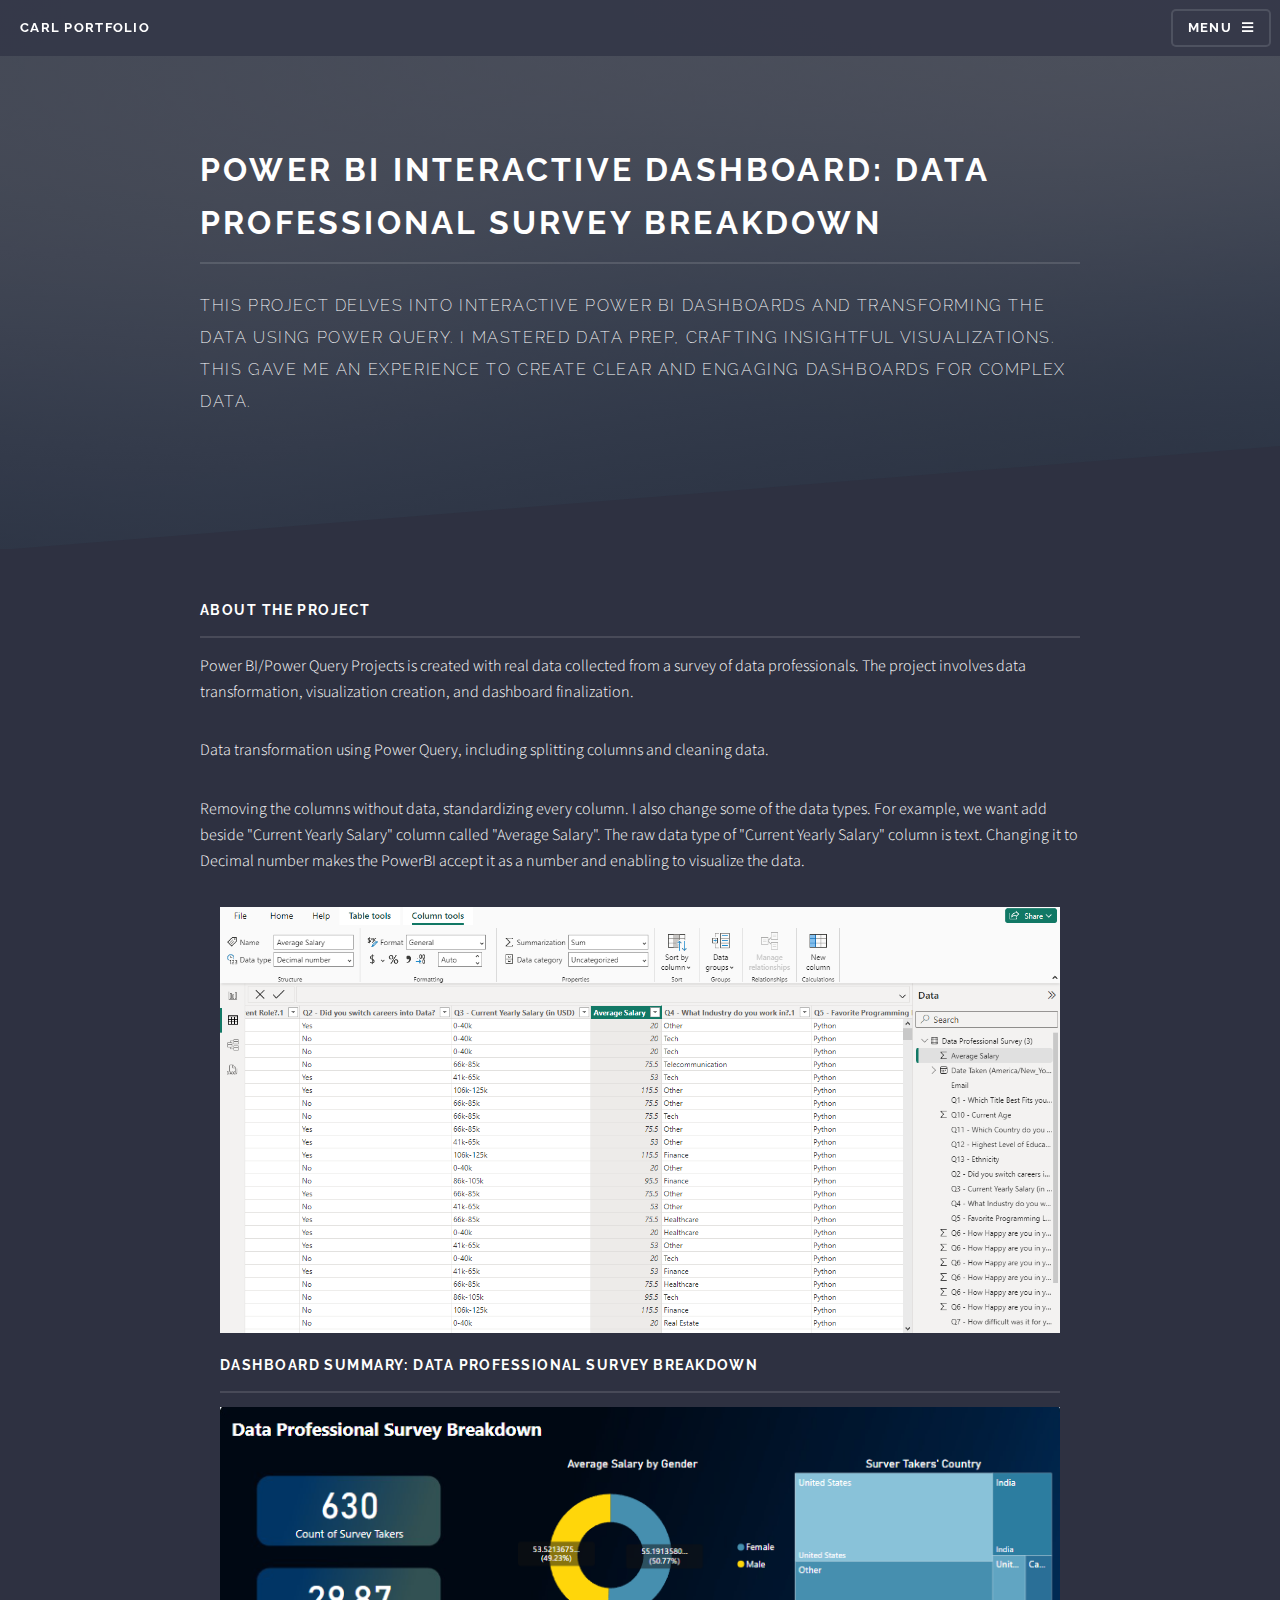
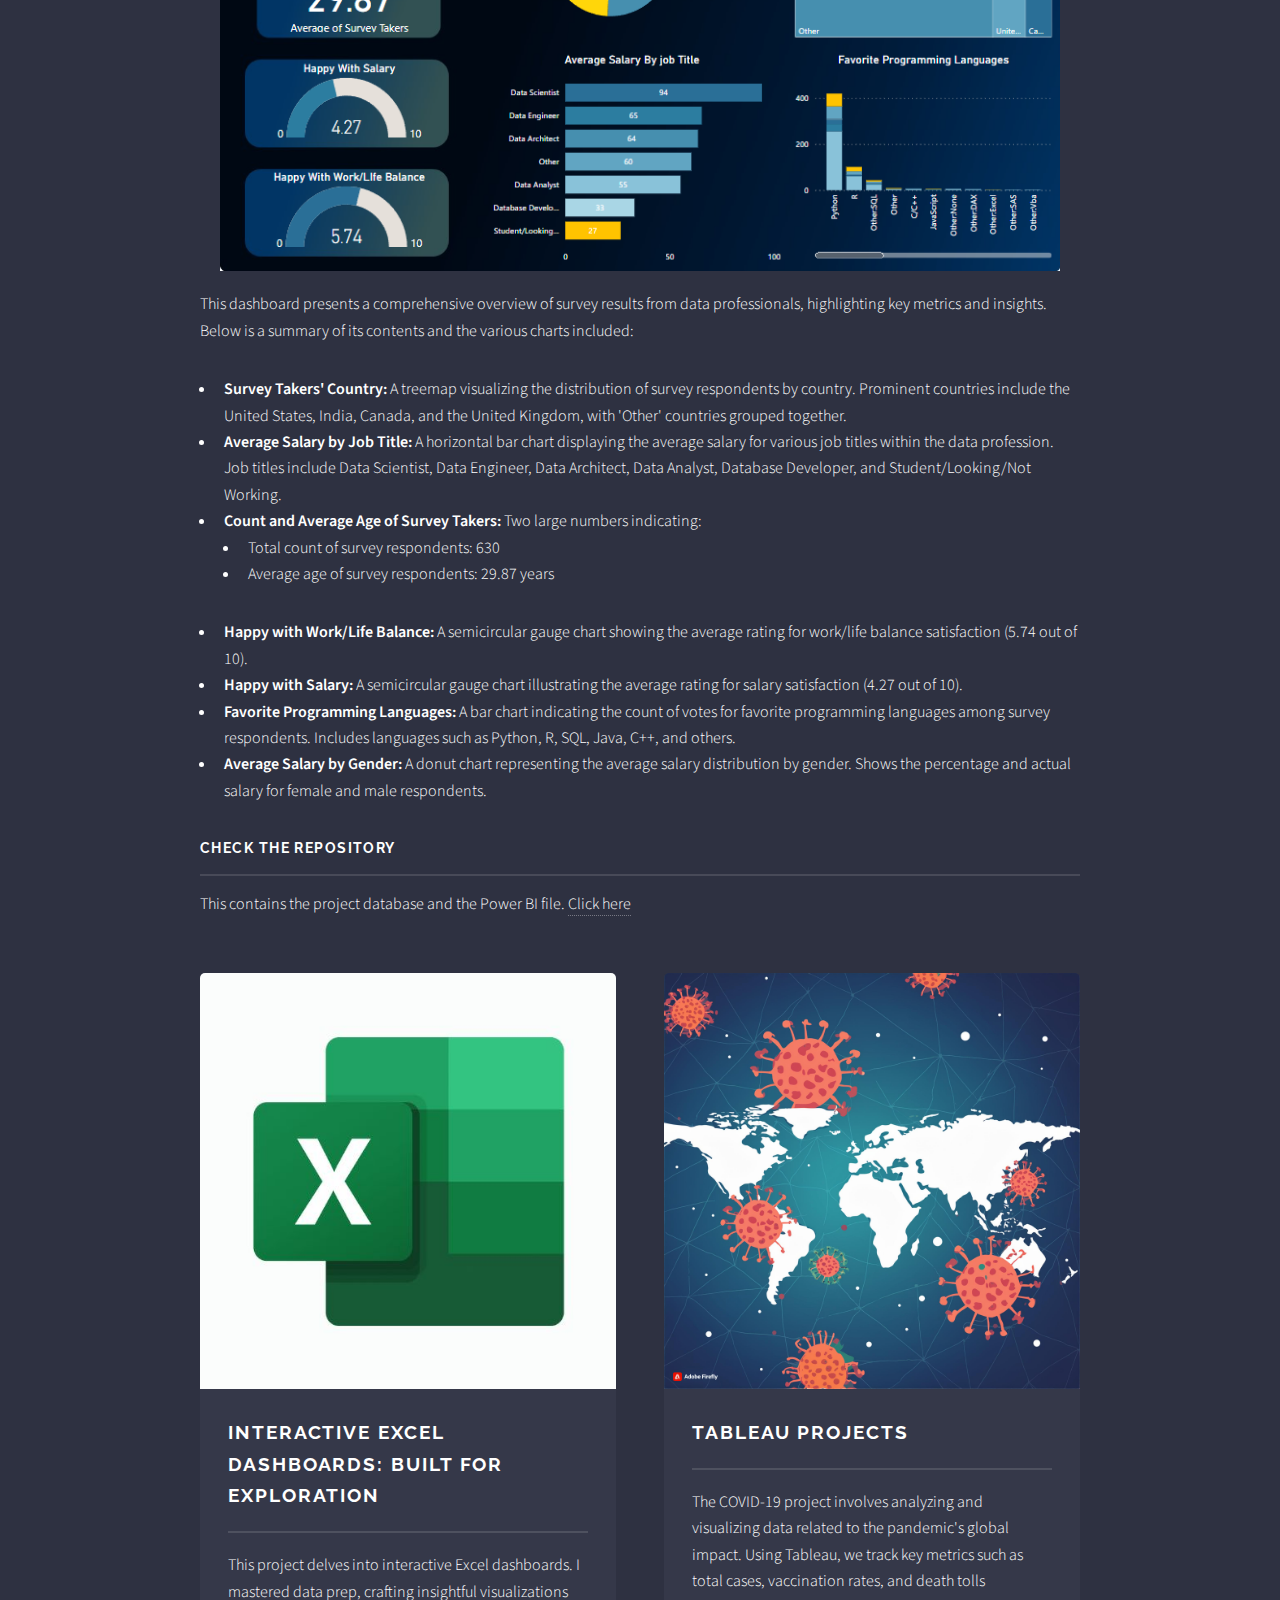
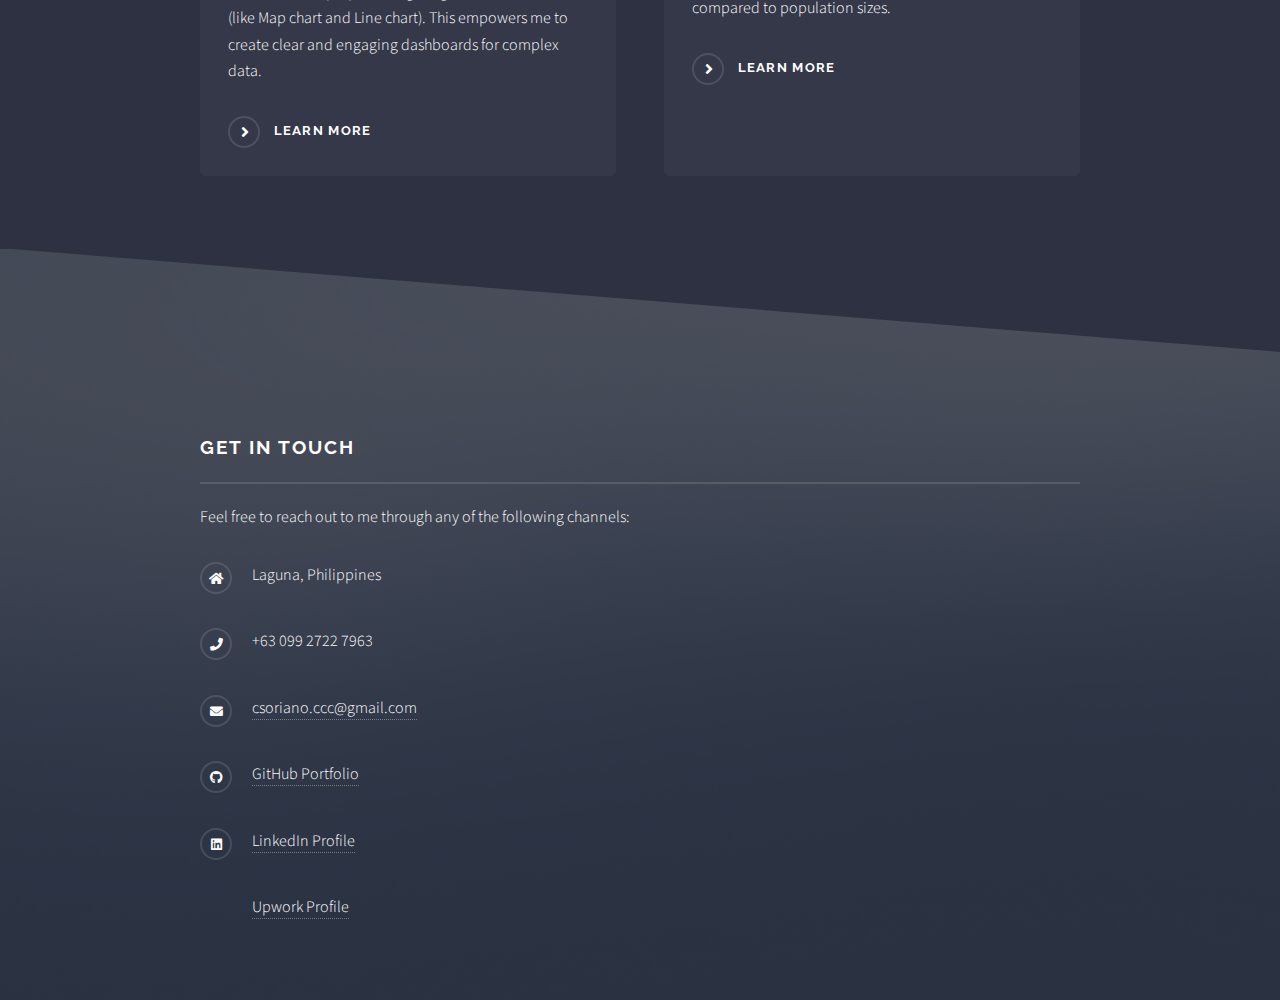
<file: generic.html>
<!DOCTYPE HTML>
<!--
	Solid State by HTML5 UP
	html5up.net | @ajlkn
	Free for personal and commercial use under the CCA 3.0 license (html5up.net/license)
-->
<html>
	<head>
		<title>Power BI Interactive Dashboard</title>
		<meta charset="utf-8" />
		<meta name="viewport" content="width=device-width, initial-scale=1, user-scalable=no" />
		<link rel="stylesheet" href="assets/css/main.css" />
		<noscript><link rel="stylesheet" href="assets/css/noscript.css" /></noscript>
	</head>
	<body class="is-preload">

		<!-- Page Wrapper -->
			<div id="page-wrapper">

				<!-- Header -->
					<header id="header">
						<h1><a href="index.html">Carl Portfolio</a></h1>
						<nav>
							<a href="#menu">Menu</a>
						</nav>
					</header>

				<!-- Menu -->
				<nav id="menu">
					<div class="inner">
						<h2>Menu</h2>
						<ul class="links">
							<li><a href="index.html">Home</a></li>
							<li><a href="index.html#one" class="scrolly">Projects</a></li>
							<li><a href="index.html#six" class="scrolly">Certifications</a></li>
							<li><a href="#footer" class="scrolly">Contact me</a></li>
						</ul>
						<a href="#" class="close">Close</a>
					</div>
				</nav>

				<!-- Wrapper -->
					<section id="wrapper">
						<header>
							<div class="inner">
								<h2>Power BI Interactive Dashboard: Data Professional Survey Breakdown</h2>
								<p>This project delves into interactive Power BI dashboards and Transforming the Data Using Power Query. I mastered data prep, crafting insightful visualizations. This gave me an experience to create clear and engaging dashboards for complex data.</p>
							</div>
						</header>

						<!-- Content -->
							<div class="wrapper">
								<div class="inner">

									<h3 class="major">About the project</h3>
									<p>Power BI/Power Query Projects is created with real data collected from a survey of data professionals. The project involves data transformation, visualization creation, and dashboard finalization.</p>

									<p> Data transformation using Power Query, including splitting columns and cleaning data. </p>
									<p> Removing the columns without data, standardizing every column. I also change some of the data types. 
									 For example, we want add beside "Current Yearly Salary" column called "Average Salary". 
									 The raw data type of "Current Yearly Salary" column is text. Changing it to Decimal number makes the PowerBI accept it as a number and enabling to visualize the data.</p>
									
									 <div class="image-container">

										<class="image"><img src="images/Power-bi-data-type.png" alt="" /></a>
									</div>
									<div class="image-container">

									
									<h3 class="major">Dashboard Summary: Data Professional Survey Breakdown</h3>
									<class="image"><img src="images/Power-bi-chart.png" alt="" /></a>
								</div>
									<p>This dashboard presents a comprehensive overview of survey results from data professionals, highlighting key metrics and insights. Below is a summary of its contents and the various charts included:</p>
								
									<ul>
										<li><strong>Survey Takers' Country:</strong> A treemap visualizing the distribution of survey respondents by country. Prominent countries include the United States, India, Canada, and the United Kingdom, with 'Other' countries grouped together.</li>
										<li><strong>Average Salary by Job Title:</strong> A horizontal bar chart displaying the average salary for various job titles within the data profession. Job titles include Data Scientist, Data Engineer, Data Architect, Data Analyst, Database Developer, and Student/Looking/Not Working.</li>
										<li><strong>Count and Average Age of Survey Takers:</strong> Two large numbers indicating:
											<ul>
												<li>Total count of survey respondents: 630</li>
												<li>Average age of survey respondents: 29.87 years</li>
											</ul>
										</li>
										<li><strong>Happy with Work/Life Balance:</strong> A semicircular gauge chart showing the average rating for work/life balance satisfaction (5.74 out of 10).</li>
										<li><strong>Happy with Salary:</strong> A semicircular gauge chart illustrating the average rating for salary satisfaction (4.27 out of 10).</li>
										<li><strong>Favorite Programming Languages:</strong> A bar chart indicating the count of votes for favorite programming languages among survey respondents. Includes languages such as Python, R, SQL, Java, C++, and others.</li>
										<li><strong>Average Salary by Gender:</strong> A donut chart representing the average salary distribution by gender. Shows the percentage and actual salary for female and male respondents.</li>
									</ul>
									
									
									<h3 class="major">Check the repository</h3>
									<p>This contains the project database and the Power BI file. <a href="https://github.com/CarlDDataAnalyst/PorfolioProjects/blob/main/Power%20BI%20-%20Final%20Project.xlsx">Click here</a></p>

									<section class="features">
										<article>
											<a href="https://github.com/CarlDDataAnalyst/PorfolioProjects/blob/main/Excel%20Project%20Dataset.xlsx" class="image"><img src="images/Microsoft-Excel-Logo.jpg" alt="" /></a>
											<h2 class="major">Interactive Excel Dashboards: Built for Exploration</h2>
											<p>This project delves into interactive Excel dashboards. I mastered data prep, crafting insightful visualizations (like Map chart and Line chart). This empowers me to create clear and engaging dashboards for complex data.</p>
										<a href="https://github.com/CarlDDataAnalyst/PorfolioProjects/blob/main/Excel%20Project%20Dataset.xlsx" class="special">Learn more</a>
										</article>
										<article>
											<a href="https://github.com/CarlDDataAnalyst/PorfolioProjects/blob/main/Covid%20Portfolio%20Project.sql" class="image"><img src="images/Covid-19 VIrus map.jpg" alt="" /></a>
											<h2 class="major">Tableau Projects</h2>
											<p>The COVID-19 project involves analyzing and visualizing data related to the pandemic's global impact. Using Tableau, we track key metrics such as total cases, vaccination rates, and death tolls compared to population sizes. </p>
											<a href="https://public.tableau.com/app/profile/carl.soriano/vizzes" class="special">Learn more</a>
										</article>
									</section>

								</div>
							</div>

					</section>

					<!-- Footer -->
					<section id="footer">
						<div class="inner">
							<h2 class="major">Get in touch</h2>
							<p>Feel free to reach out to me through any of the following channels:</p>
							<ul class="contact">
								<li class="icon solid fa-home">Laguna, Philippines</li>
								<li class="icon solid fa-phone">+63 099 2722 7963</li>
								<li class="icon solid fa-envelope"><a href="mailto:csoriano.ccc@gmail.com">csoriano.ccc@gmail.com</a></li>
								<li class="icon brands fa-github"><a href="https://github.com/CarlDDataAnalyst/PorfolioProjects">GitHub Portfolio</a></li>
								<li class="icon brands fa-linkedin"><a href="https://www.linkedin.com/in/clarenz-carl-soriano/">LinkedIn Profile</a></li>
								<li class="icon brands fa-upwork"><a href="https://www.upwork.com/freelancers/~0162a651b66489e871?mp_source=share">Upwork Profile</a></li>
							</ul>
						</div>
					</section>
					

			</div>

		<!-- Scripts -->
			<script src="assets/js/jquery.min.js"></script>
			<script src="assets/js/jquery.scrollex.min.js"></script>
			<script src="assets/js/browser.min.js"></script>
			<script src="assets/js/breakpoints.min.js"></script>
			<script src="assets/js/util.js"></script>
			<script src="assets/js/main.js"></script>

	</body>
</html>
</file>
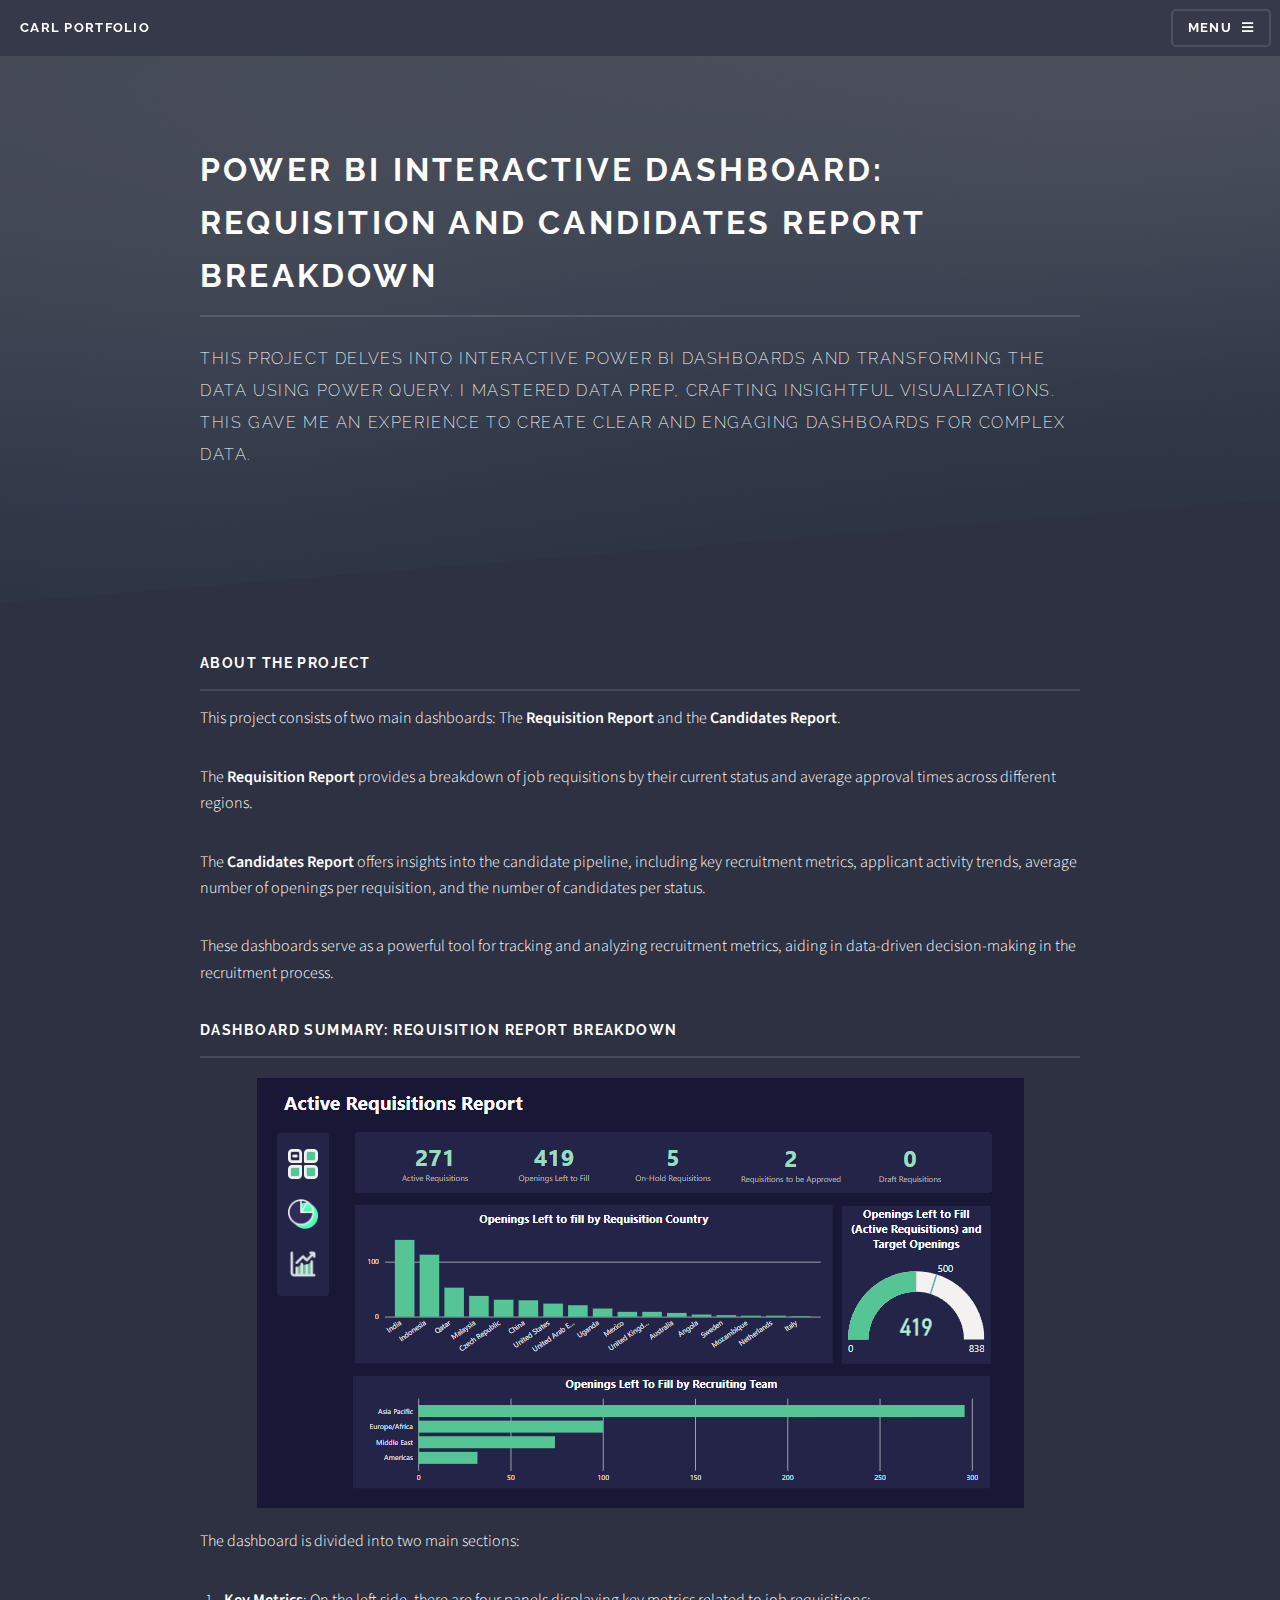
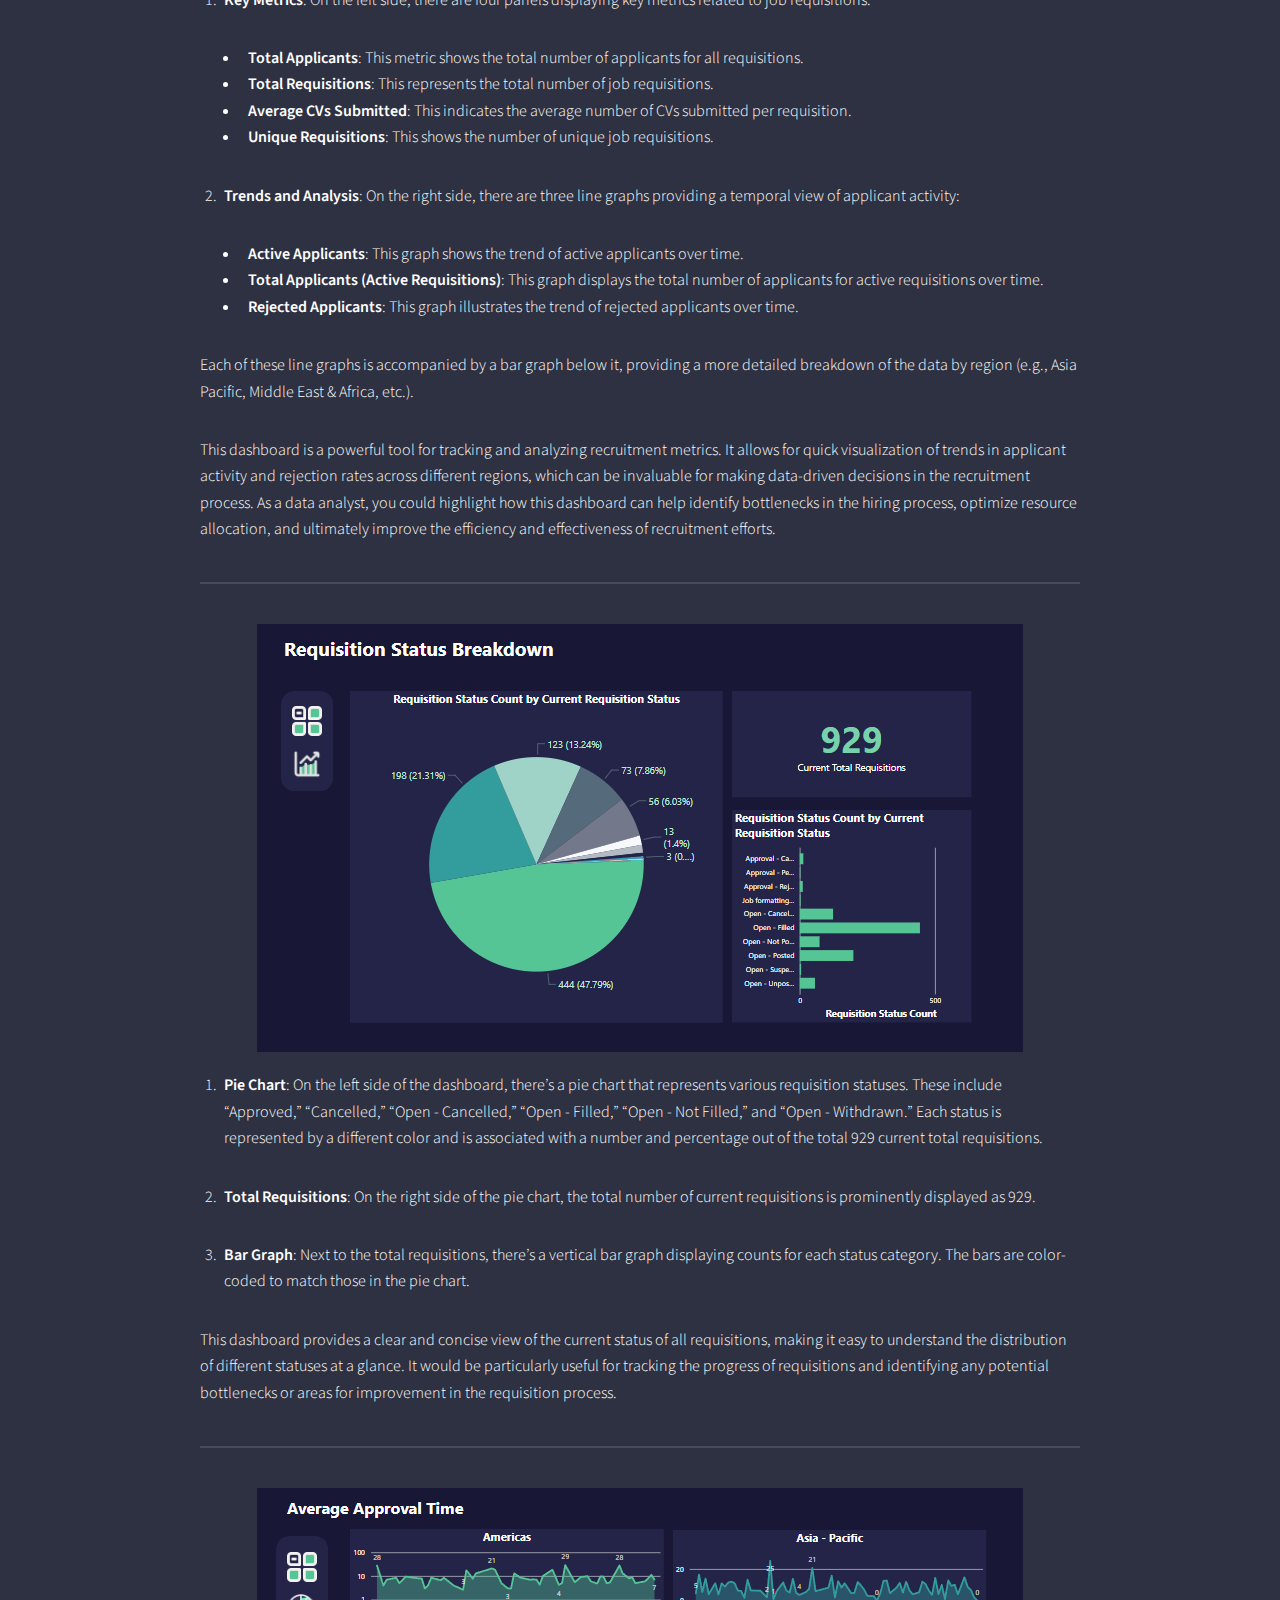
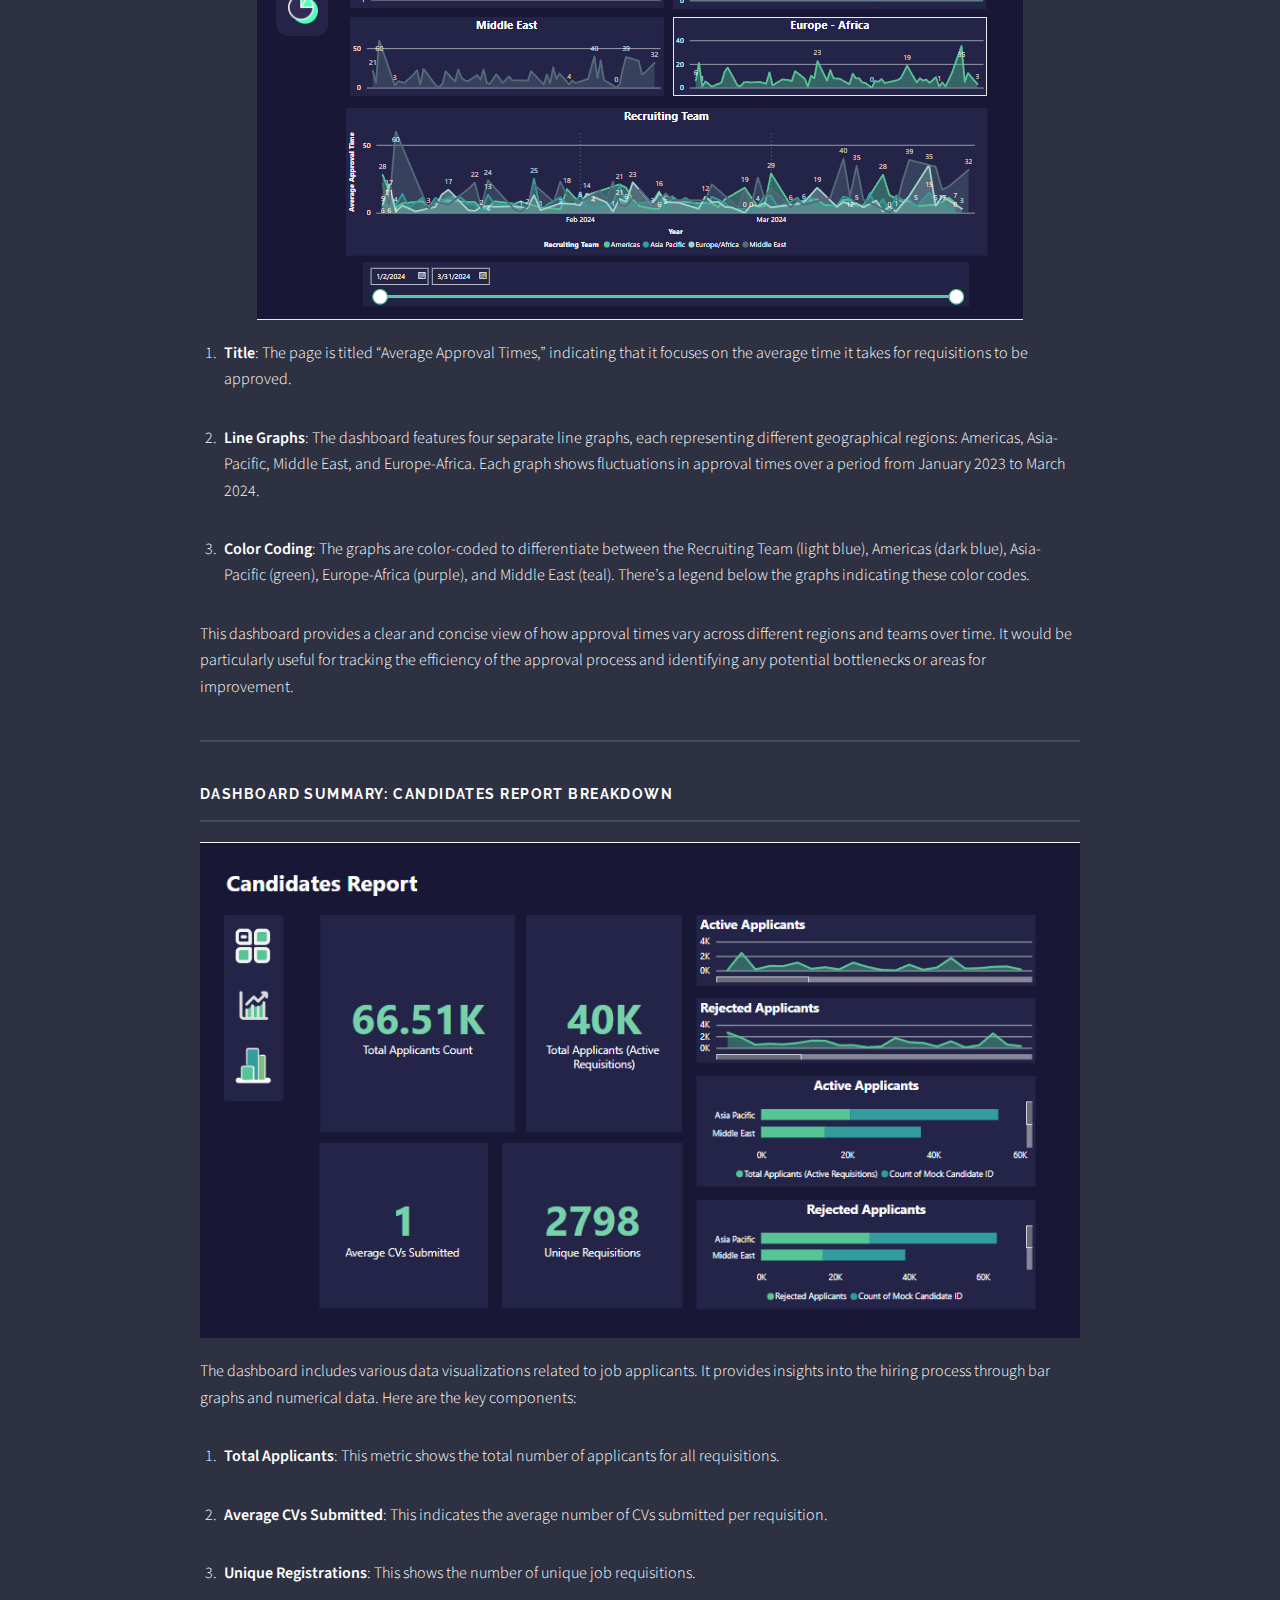
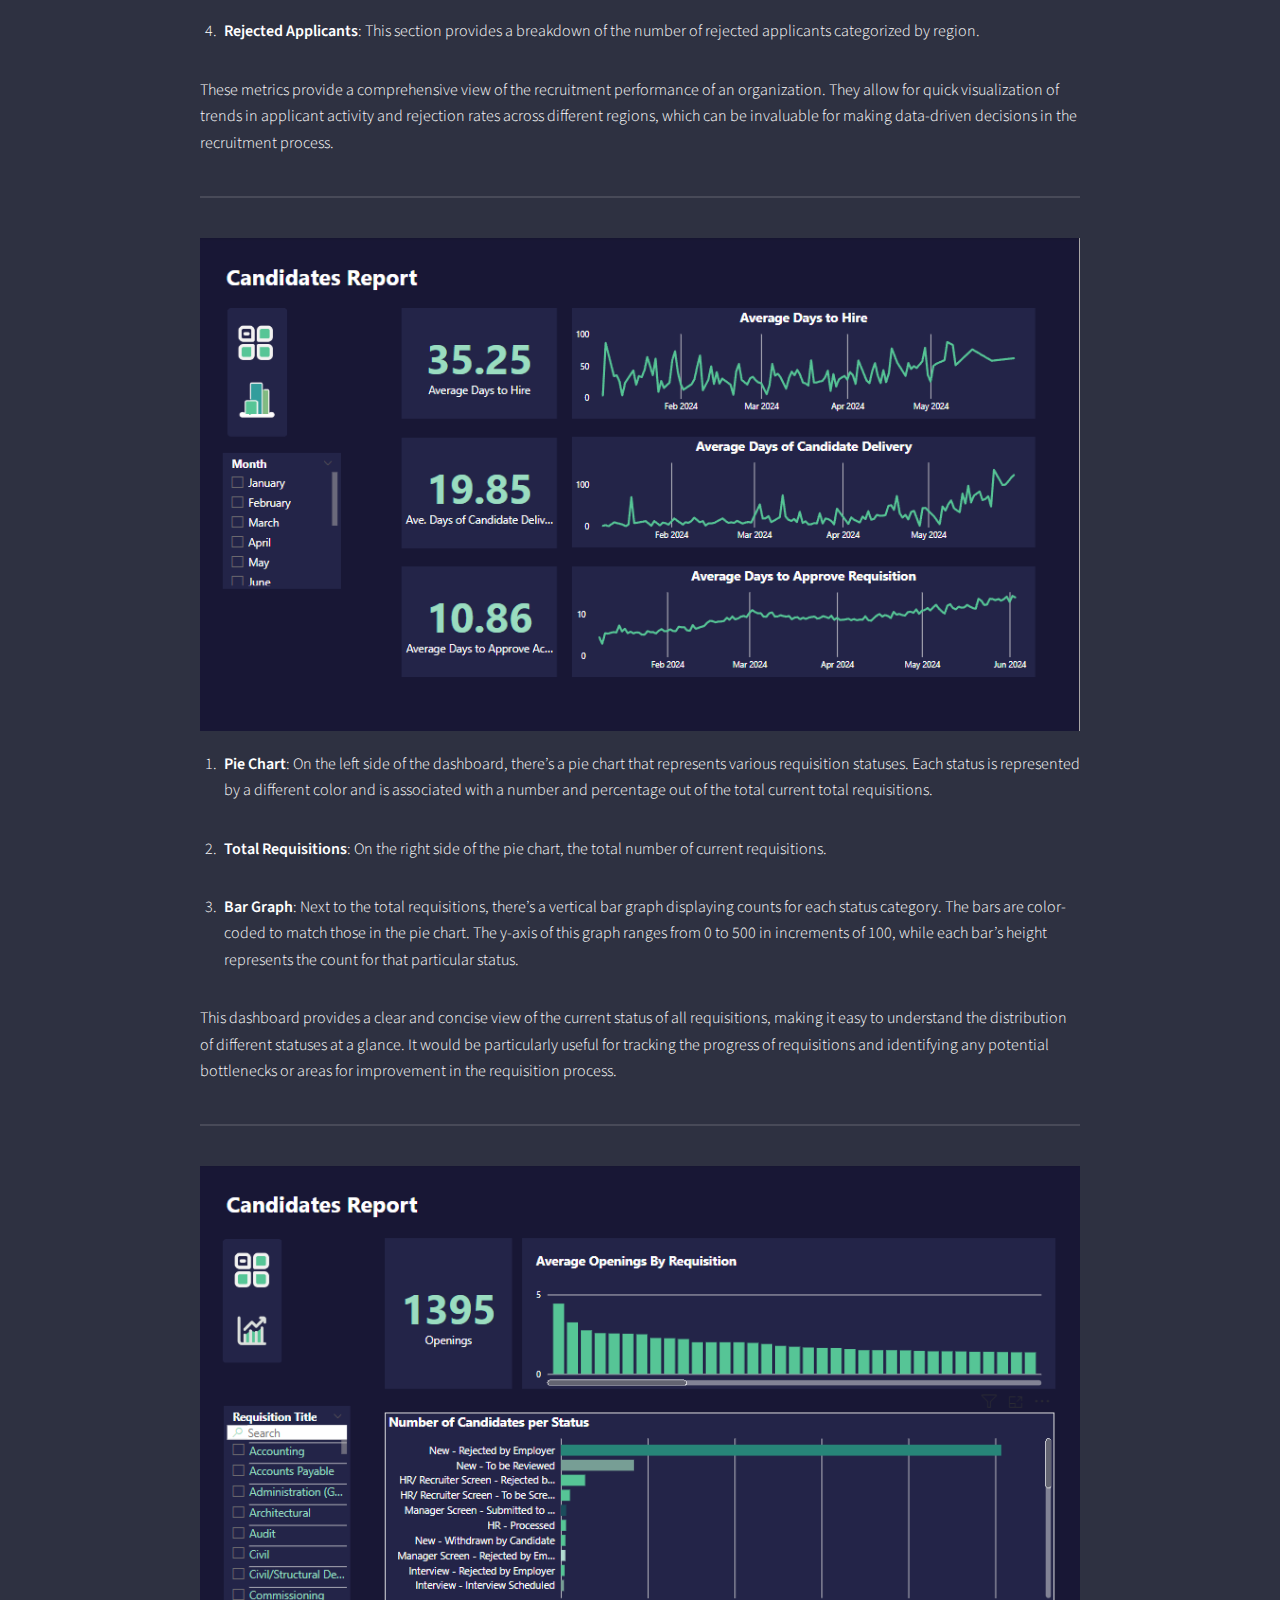
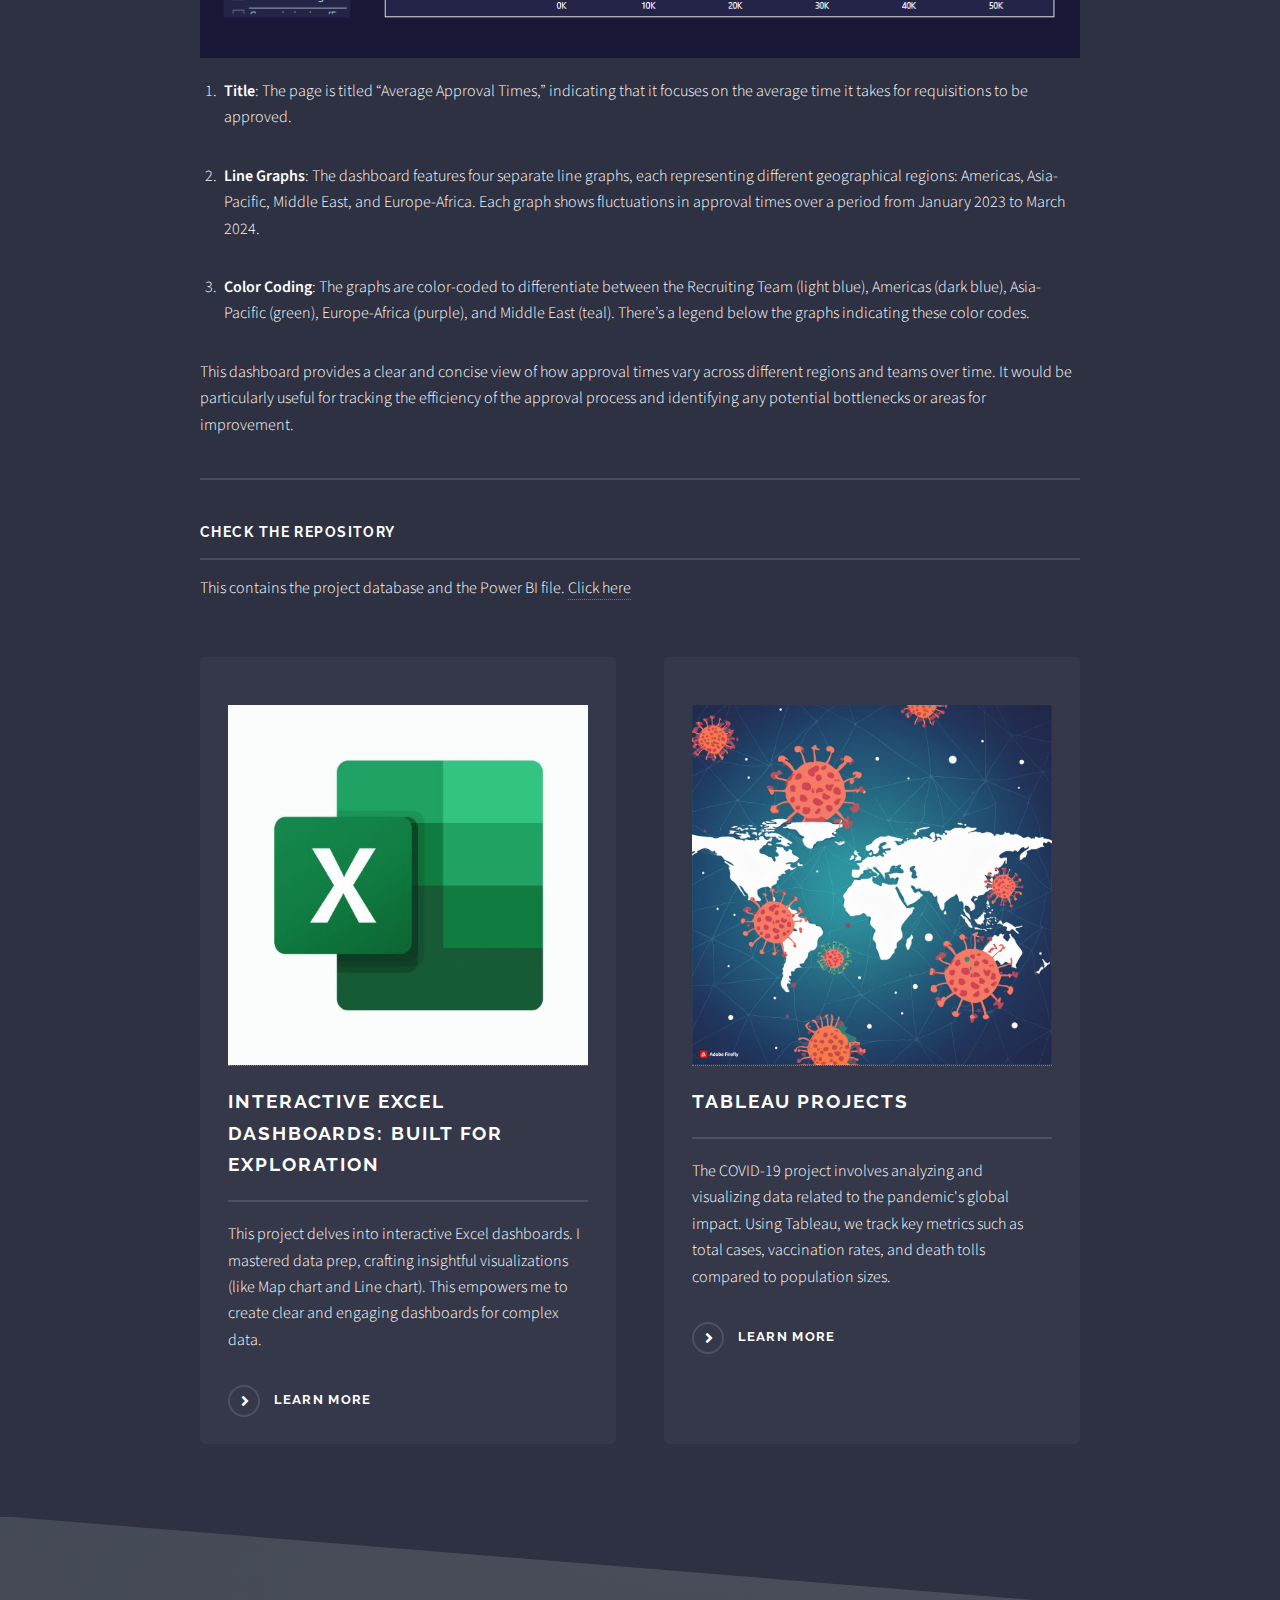
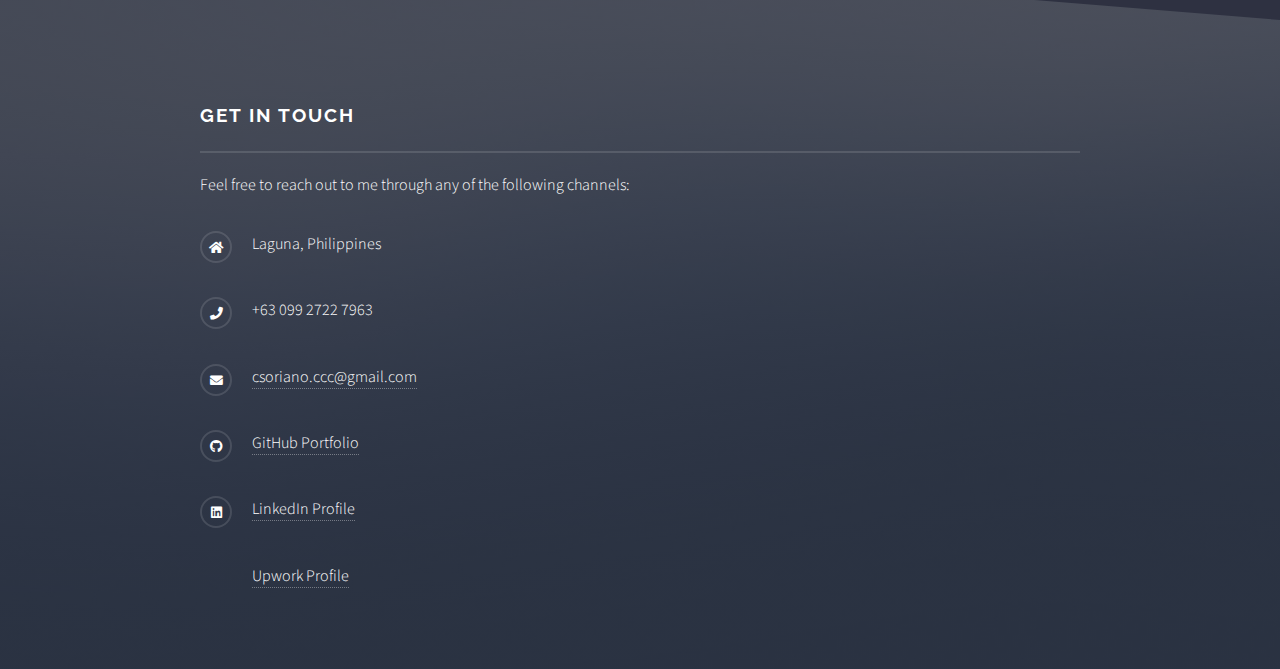
<file: Requisiton and Candidates Report Dashboard.html>
<!DOCTYPE HTML>
<!--
	Solid State by HTML5 UP
	html5up.net | @ajlkn
	Free for personal and commercial use under the CCA 3.0 license (html5up.net/license)
-->
<html>
<head>
    <title>Requisition and Candidates Report Dashboard</title>
    <meta charset="utf-8" />
    <meta name="viewport" content="width=device-width, initial-scale=1, user-scalable=no" />
    <link rel="stylesheet" href="assets/css/main.css" />
    <noscript><link rel="stylesheet" href="assets/css/noscript.css" /></noscript>
    <style>
        .image-wrapper {
            display: flex;
            justify-content: center;
            align-items: center;
            margin: 20px 0;
        }
        .image-wrapper img {
            max-width: 100%;
            height: auto;
        }
    </style>
</head>
<body class="is-preload">

    <!-- Page Wrapper -->
    <div id="page-wrapper">

        <!-- Header -->
        <header id="header">
            <h1><a href="index.html">Carl Portfolio</a></h1>
            <nav>
                <a href="#menu">Menu</a>
            </nav>
        </header>

        <!-- Menu -->
        <nav id="menu">
            <div class="inner">
                <h2>Menu</h2>
                <ul class="links">
                    <li><a href="index.html">Home</a></li>
                    <li><a href="index.html#one" class="scrolly">Projects</a></li>
                    <li><a href="index.html#six" class="scrolly">Certifications</a></li>
                    <li><a href="#footer" class="scrolly">Contact me</a></li>
                </ul>
                <a href="#" class="close">Close</a>
            </div>
        </nav>

        <!-- Wrapper -->
        <section id="wrapper">
            <header>
                <div class="inner">
                    <h2>Power BI Interactive Dashboard: Requisition and Candidates Report Breakdown</h2>
                    <p>This project delves into interactive Power BI dashboards and Transforming the Data Using Power Query. I mastered data prep, crafting insightful visualizations. This gave me an experience to create clear and engaging dashboards for complex data.</p>
                </div>
            </header>

            <!-- Content -->
            <div class="wrapper">
                <div class="inner">

                    <h3 class="major">About the project</h3>
                    <p>This project consists of two main dashboards: The <strong>Requisition Report</strong> and the <strong>Candidates Report</strong>.</p>

                    <p>The <strong>Requisition Report</strong> provides a breakdown of job requisitions by their current status and average approval times across different regions.</p>
                    <p>The <strong>Candidates Report</strong> offers insights into the candidate pipeline, including key recruitment metrics, applicant activity trends, average number of openings per requisition, and the number of candidates per status.</p>
                    <p>These dashboards serve as a powerful tool for tracking and analyzing recruitment metrics, aiding in data-driven decision-making in the recruitment process.</p>

                    <!-- Requisition Report page 1 -->
                    <h3 class="major">Dashboard Summary: Requisition Report Breakdown</h3>
                    <div class="image-wrapper">
                        <img src="images/Requisition report -1.png" alt="Requisition Report - Page 1" />
                    </div>
                    <p>The dashboard is divided into two main sections:</p>
                    <ol>
                        <li>
                            <p><strong>Key Metrics</strong>: On the left side, there are four panels displaying key metrics related to job requisitions:</p>
                            <ul>
                                <li><strong>Total Applicants</strong>: This metric shows the total number of applicants for all requisitions.</li>
                                <li><strong>Total Requisitions</strong>: This represents the total number of job requisitions.</li>
                                <li><strong>Average CVs Submitted</strong>: This indicates the average number of CVs submitted per requisition.</li>
                                <li><strong>Unique Requisitions</strong>: This shows the number of unique job requisitions.</li>
                            </ul>
                        </li>
                        <li>
                            <p><strong>Trends and Analysis</strong>: On the right side, there are three line graphs providing a temporal view of applicant activity:</p>
                            <ul>
                                <li><strong>Active Applicants</strong>: This graph shows the trend of active applicants over time.</li>
                                <li><strong>Total Applicants (Active Requisitions)</strong>: This graph displays the total number of applicants for active requisitions over time.</li>
                                <li><strong>Rejected Applicants</strong>: This graph illustrates the trend of rejected applicants over time.</li>
                            </ul>
                        </li>
                    </ol>
                    <p>Each of these line graphs is accompanied by a bar graph below it, providing a more detailed breakdown of the data by region (e.g., Asia Pacific, Middle East & Africa, etc.).</p>
                    <p>This dashboard is a powerful tool for tracking and analyzing recruitment metrics. It allows for quick visualization of trends in applicant activity and rejection rates across different regions, which can be invaluable for making data-driven decisions in the recruitment process. As a data analyst, you could highlight how this dashboard can help identify bottlenecks in the hiring process, optimize resource allocation, and ultimately improve the efficiency and effectiveness of recruitment efforts.</p>
					<hr/>
                    <!-- Requisition Report page 2 -->
                    <div class="image-wrapper">
                        <img src="images/Requisition report -2.png" alt="Requisition Report - Page 2" />
                    </div>
                    <ol>
                        <li>
                            <p><strong>Pie Chart</strong>: On the left side of the dashboard, there’s a pie chart that represents various requisition statuses. These include “Approved,” “Cancelled,” “Open - Cancelled,” “Open - Filled,” “Open - Not Filled,” and “Open - Withdrawn.” Each status is represented by a different color and is associated with a number and percentage out of the total 929 current total requisitions.</p>
                        </li>
                        <li>
                            <p><strong>Total Requisitions</strong>: On the right side of the pie chart, the total number of current requisitions is prominently displayed as 929.</p>
                        </li>
                        <li>
                            <p><strong>Bar Graph</strong>: Next to the total requisitions, there’s a vertical bar graph displaying counts for each status category. The bars are color-coded to match those in the pie chart.</p>
                        </li>
                    </ol>
                    <p>This dashboard provides a clear and concise view of the current status of all requisitions, making it easy to understand the distribution of different statuses at a glance. It would be particularly useful for tracking the progress of requisitions and identifying any potential bottlenecks or areas for improvement in the requisition process.</p>
					<hr/>
                    <!-- Requisition Report page 3 -->
                    <div class="image-wrapper">
                        <img src="images/Requisition report -3.png" alt="Requisition Report - Page 3" />
                    </div>
                    <ol>
                        <li>
                            <p><strong>Title</strong>: The page is titled “Average Approval Times,” indicating that it focuses on the average time it takes for requisitions to be approved.</p>
                        </li>
                        <li>
                            <p><strong>Line Graphs</strong>: The dashboard features four separate line graphs, each representing different geographical regions: Americas, Asia-Pacific, Middle East, and Europe-Africa. Each graph shows fluctuations in approval times over a period from January 2023 to March 2024.</p>
                        </li>
                        <li>
                            <p><strong>Color Coding</strong>: The graphs are color-coded to differentiate between the Recruiting Team (light blue), Americas (dark blue), Asia-Pacific (green), Europe-Africa (purple), and Middle East (teal). There’s a legend below the graphs indicating these color codes.</p>
                        </li>
                    </ol>
                    <p>This dashboard provides a clear and concise view of how approval times vary across different regions and teams over time. It would be particularly useful for tracking the efficiency of the approval process and identifying any potential bottlenecks or areas for improvement.</p>
					<hr/>
                    <!-- Candidates Report page 1 -->
                    <h3 class="major">Dashboard Summary: Candidates Report Breakdown</h3>
                    <div class="image-wrapper">
                        <img src="images/Candidates report.png" alt="Candidates Report - Page 1" />
                    </div>
                    <p>The dashboard includes various data visualizations related to job applicants. It provides insights into the hiring process through bar graphs and numerical data. Here are the key components:</p>
                    <ol>
                        <li>
                            <p><strong>Total Applicants</strong>: This metric shows the total number of

 applicants for all requisitions.</p>
                        </li>
                        <li>
                            <p><strong>Average CVs Submitted</strong>: This indicates the average number of CVs submitted per requisition.</p>
                        </li>
                        <li>
                            <p><strong>Unique Registrations</strong>: This shows the number of unique job requisitions.</p>
                        </li>
                        <li>
                            <p><strong>Rejected Applicants</strong>: This section provides a breakdown of the number of rejected applicants categorized by region.</p>
                        </li>
                    </ol>
                    <p>These metrics provide a comprehensive view of the recruitment performance of an organization. They allow for quick visualization of trends in applicant activity and rejection rates across different regions, which can be invaluable for making data-driven decisions in the recruitment process.</p>
					<hr/>
                    <!-- Candidates Report page 2 -->
                    <div class="image-wrapper">
                        <img src="images/Candidates report -2.png" alt="Candidates Report - Page 2" />
                    </div>
                    <ol>
                        <li>
                            <p><strong>Pie Chart</strong>: On the left side of the dashboard, there’s a pie chart that represents various requisition statuses. Each status is represented by a different color and is associated with a number and percentage out of the total current total requisitions.</p>
                        </li>
                        <li>
                            <p><strong>Total Requisitions</strong>: On the right side of the pie chart, the total number of current requisitions.</p>
                        </li>
                        <li>
                            <p><strong>Bar Graph</strong>: Next to the total requisitions, there’s a vertical bar graph displaying counts for each status category. The bars are color-coded to match those in the pie chart. The y-axis of this graph ranges from 0 to 500 in increments of 100, while each bar’s height represents the count for that particular status.</p>
                        </li>
                    </ol>
                    <p>This dashboard provides a clear and concise view of the current status of all requisitions, making it easy to understand the distribution of different statuses at a glance. It would be particularly useful for tracking the progress of requisitions and identifying any potential bottlenecks or areas for improvement in the requisition process.</p>
					<hr/>
                    <!-- Candidates Report page 3 -->
                    <div class="image-wrapper">
                        <img src="images/Candidates report -3.png" alt="Candidates Report - Page 3" />
                    </div>
                    <ol>
                        <li>
                            <p><strong>Title</strong>: The page is titled “Average Approval Times,” indicating that it focuses on the average time it takes for requisitions to be approved.</p>
                        </li>
                        <li>
                            <p><strong>Line Graphs</strong>: The dashboard features four separate line graphs, each representing different geographical regions: Americas, Asia-Pacific, Middle East, and Europe-Africa. Each graph shows fluctuations in approval times over a period from January 2023 to March 2024.</p>
                        </li>
                        <li>
                            <p><strong>Color Coding</strong>: The graphs are color-coded to differentiate between the Recruiting Team (light blue), Americas (dark blue), Asia-Pacific (green), Europe-Africa (purple), and Middle East (teal). There’s a legend below the graphs indicating these color codes.</p>
                        </li>
                    </ol>
                    <p>This dashboard provides a clear and concise view of how approval times vary across different regions and teams over time. It would be particularly useful for tracking the efficiency of the approval process and identifying any potential bottlenecks or areas for improvement.</p>
					<hr/>
                    <!-- Check Repository -->
                    <h3 class="major">Check the repository</h3>
                    <p>This contains the project database and the Power BI file. <a href="https://github.com/CarlDDataAnalyst/PorfolioProjects/blob/main/Power%20BI%20-%20Final%20Project.xlsx">Click here</a></p>

                    <section class="features">
                        <article>
                            <a href="https://github.com/CarlDDataAnalyst/PorfolioProjects/blob/main/Excel%20Project%20Dataset.xlsx" class="image-wrapper"><img src="images/Microsoft-Excel-Logo.jpg" alt="Microsoft Excel Logo" /></a>
                            <h2 class="major">Interactive Excel Dashboards: Built for Exploration</h2>
                            <p>This project delves into interactive Excel dashboards. I mastered data prep, crafting insightful visualizations (like Map chart and Line chart). This empowers me to create clear and engaging dashboards for complex data.</p>
                            <a href="https://github.com/CarlDDataAnalyst/PorfolioProjects/blob/main/Excel%20Project%20Dataset.xlsx" class="special">Learn more</a>
                        </article>
                        <article>
                            <a href="https://github.com/CarlDDataAnalyst/PorfolioProjects/blob/main/Covid%20Portfolio%20Project.sql" class="image-wrapper"><img src="images/Covid-19 VIrus map.jpg" alt="Covid-19 Virus Map" /></a>
                            <h2 class="major">Tableau Projects</h2>
                            <p>The COVID-19 project involves analyzing and visualizing data related to the pandemic's global impact. Using Tableau, we track key metrics such as total cases, vaccination rates, and death tolls compared to population sizes.</p>
                            <a href="https://public.tableau.com/app/profile/carl.soriano/vizzes" class="special">Learn more</a>
                        </article>
                    </section>

                </div>
            </div>

        </section>

        <!-- Footer -->
        <section id="footer">
            <div class="inner">
                <h2 class="major">Get in touch</h2>
                <p>Feel free to reach out to me through any of the following channels:</p>
                <ul class="contact">
                    <li class="icon solid fa-home">Laguna, Philippines</li>
                    <li class="icon solid fa-phone">+63 099 2722 7963</li>
                    <li class="icon solid fa-envelope"><a href="mailto:csoriano.ccc@gmail.com">csoriano.ccc@gmail.com</a></li>
                    <li class="icon brands fa-github"><a href="https://github.com/CarlDDataAnalyst/PorfolioProjects">GitHub Portfolio</a></li>
                    <li class="icon brands fa-linkedin"><a href="https://www.linkedin.com/in/clarenz-carl-soriano/">LinkedIn Profile</a></li>
                    <li class="icon brands fa-upwork"><a href="https://www.upwork.com/freelancers/~0162a651b66489e871?mp_source=share">Upwork Profile</a></li>
                </ul>
            </div>
        </section>

    </div>

    <!-- Scripts -->
    <script src="assets/js/jquery.min.js"></script>
    <script src="assets/js/jquery.scrollex.min.js"></script>
    <script src="assets/js/browser.min.js"></script>
    <script src="assets/js/breakpoints.min.js"></script>
    <script src="assets/js/util.js"></script>
    <script src="assets/js/main.js"></script>

</body>
</html>
</file>
<file: assets/css/noscript.css>
/*
	Solid State by HTML5 UP
	html5up.net | @ajlkn
	Free for personal and commercial use under the CCA 3.0 license (html5up.net/license)
*/

/* Banner */

	body.is-preload #banner .logo {
		-moz-transform: none;
		-webkit-transform: none;
		-ms-transform: none;
		transform: none;
		opacity: 1;
	}

	body.is-preload #banner h2 {
		opacity: 1;
		-moz-transform: none;
		-webkit-transform: none;
		-ms-transform: none;
		transform: none;
		-moz-filter: none;
		-webkit-filter: none;
		-ms-filter: none;
		filter: none;
	}

	body.is-preload #banner p {
		opacity: 01;
		-moz-transform: none;
		-webkit-transform: none;
		-ms-transform: none;
		transform: none;
		-moz-filter: none;
		-webkit-filter: none;
		-ms-filter: none;
		filter: none;
	}
</file>
<file: assets/css/main.css>
@import url(fontawesome-all.min.css);
@import url("https://fonts.googleapis.com/css?family=Raleway:200,700|Source+Sans+Pro:300,600,300italic,600italic");

/*
	Solid State by HTML5 UP
	html5up.net | @ajlkn
	Free for personal and commercial use under the CCA 3.0 license (html5up.net/license)
*/

html, body, div, span, applet, object,
iframe, h1, h2, h3, h4, h5, h6, p, blockquote,
pre, a, abbr, acronym, address, big, cite,
code, del, dfn, em, img, ins, kbd, q, s, samp,
small, strike, strong, sub, sup, tt, var, b,
u, i, center, dl, dt, dd, ol, ul, li, fieldset,
form, label, legend, table, caption, tbody,
tfoot, thead, tr, th, td, article, aside,
canvas, details, embed, figure, figcaption,
footer, header, hgroup, menu, nav, output, ruby,
section, summary, time, mark, audio, video {
	margin: 0;
	padding: 0;
	border: 0;
	font-size: 100%;
	font: inherit;
	vertical-align: baseline;}

article, aside, details, figcaption, figure,
footer, header, hgroup, menu, nav, section {
	display: block;}

body {
	line-height: 1;
}

ol, ul {
	list-style: none;
}

blockquote, q {
	quotes: none;
}

	blockquote:before, blockquote:after, q:before, q:after {
		content: '';
		content: none;
	}

table {
	border-collapse: collapse;
	border-spacing: 0;
}

body {
	-webkit-text-size-adjust: none;
}

mark {
	background-color: transparent;
	color: inherit;
}

input::-moz-focus-inner {
	border: 0;
	padding: 0;
}

input, select, textarea {
	-moz-appearance: none;
	-webkit-appearance: none;
	-ms-appearance: none;
	appearance: none;
}

/* Basic */

	@-ms-viewport {
		width: device-width;
	}

	body {
		-ms-overflow-style: scrollbar;
	}

	@media screen and (max-width: 480px) {

		html, body {
			min-width: 320px;
		}

	}

	html {
		box-sizing: border-box;
	}

	*, *:before, *:after {
		box-sizing: inherit;
	}

	body {
		background-color: #2e3141;
		background-image: linear-gradient(to top, rgba(46, 49, 65, 0.8), rgba(46, 49, 65, 0.8)), url("../../images/bg.jpg");
		background-size: auto,
 cover;
		background-attachment: fixed,
 fixed;
		background-position: center,
 center;
	}

		body.is-preload *, body.is-preload *:before, body.is-preload *:after {
			-moz-animation: none !important;
			-webkit-animation: none !important;
			-ms-animation: none !important;
			animation: none !important;
			-moz-transition: none !important;
			-webkit-transition: none !important;
			-ms-transition: none !important;
			transition: none !important;
		}

/* Type */

	body, input, select, textarea {
		color: #ffffff;
		font-family: "Source Sans Pro", Helvetica, sans-serif;
		font-size: 16.5pt;
		font-weight: 300;
		line-height: 1.65;
	}

		@media screen and (max-width: 1680px) {

			body, input, select, textarea {
				font-size: 13pt;
			}

		}

		@media screen and (max-width: 1280px) {

			body, input, select, textarea {
				font-size: 12pt;
			}

		}

		@media screen and (max-width: 980px) {

			body, input, select, textarea {
				font-size: 12pt;
			}

		}

		@media screen and (max-width: 736px) {

			body, input, select, textarea {
				font-size: 12pt;
			}

		}

		@media screen and (max-width: 480px) {

			body, input, select, textarea {
				font-size: 12pt;
			}

		}

	a {
		-moz-transition: color 0.2s ease-in-out, border-bottom-color 0.2s ease-in-out;
		-webkit-transition: color 0.2s ease-in-out, border-bottom-color 0.2s ease-in-out;
		-ms-transition: color 0.2s ease-in-out, border-bottom-color 0.2s ease-in-out;
		transition: color 0.2s ease-in-out, border-bottom-color 0.2s ease-in-out;
		border-bottom: dotted 1px rgba(255, 255, 255, 0.35);
		color: #ffffff;
		text-decoration: none;
	}

		a:hover {
			border-bottom-color: transparent;
			color: #ffffff !important;
		}

		a.special:not(.button) {
			text-decoration: none;
			border-bottom: 0;
			display: block;
			font-family: Raleway, Helvetica, sans-serif;
			font-size: 0.8em;
			font-weight: 700;
			letter-spacing: 0.1em;
			margin: 0 0 2em 0;
			text-transform: uppercase;
		}

			a.special:not(.button):before {
				-moz-osx-font-smoothing: grayscale;
				-webkit-font-smoothing: antialiased;
				display: inline-block;
				font-style: normal;
				font-variant: normal;
				text-rendering: auto;
				line-height: 1;
				text-transform: none !important;
				font-family: 'Font Awesome 5 Free';
				font-weight: 900;
			}

			a.special:not(.button):before {
				-moz-transition: background-color 0.2s ease-in-out;
				-webkit-transition: background-color 0.2s ease-in-out;
				-ms-transition: background-color 0.2s ease-in-out;
				transition: background-color 0.2s ease-in-out;
				border-radius: 100%;
				border: solid 2px rgba(255, 255, 255, 0.125);
				content: '\f105';
				display: inline-block;
				font-size: 1.25em;
				height: 2em;
				line-height: 1.75em;
				margin-right: 0.85em;
				text-align: center;
				text-indent: 0.15em;
				vertical-align: middle;
				width: 2em;
			}

			a.special:not(.button):hover:before {
				background-color: rgba(255, 255, 255, 0.025);
			}

			a.special:not(.button):active:before {
				background-color: rgba(255, 255, 255, 0.075);
			}

	strong, b {
		color: #ffffff;
		font-weight: 600;
	}

	em, i {
		font-style: italic;
	}

	p {
		margin: 0 0 2em 0;
	}

	h1, h2, h3, h4, h5, h6 {
		color: #ffffff;
		font-family: Raleway, Helvetica, sans-serif;
		font-weight: 700;
		letter-spacing: 0.1em;
		margin: 0 0 1em 0;
		text-transform: uppercase;
	}

		h1 a, h2 a, h3 a, h4 a, h5 a, h6 a {
			color: inherit;
			text-decoration: none;
			border-bottom: 0;
		}

		h1 span, h2 span, h3 span, h4 span, h5 span, h6 span {
			font-weight: 200;
		}

		h1.major, h2.major, h3.major, h4.major, h5.major, h6.major {
			padding-bottom: 1em;
			border-bottom: solid 2px rgba(255, 255, 255, 0.125);
		}

	h2 {
		font-size: 1.2em;
	}

	h3 {
		font-size: 0.9em;
	}

	h4 {
		font-size: 0.7em;
	}

	h5 {
		font-size: 0.7em;
	}

	h6 {
		font-size: 0.7em;
	}

	@media screen and (max-width: 736px) {

		h2 {
			font-size: 1em;
		}

		h3 {
			font-size: 0.8em;
		}

	}

	sub {
		font-size: 0.8em;
		position: relative;
		top: 0.5em;
	}

	sup {
		font-size: 0.8em;
		position: relative;
		top: -0.5em;
	}

	blockquote {
		border-left: solid 4px rgba(255, 255, 255, 0.125);
		font-style: italic;
		margin: 0 0 2em 0;
		padding: 0.5em 0 0.5em 2em;
	}

	code {
		background: rgba(255, 255, 255, 0.025);
		border-radius: 5px;
		border: solid 2px rgba(255, 255, 255, 0.125);
		font-family: "Courier New", monospace;
		font-size: 0.9em;
		margin: 0 0.25em;
		padding: 0.25em 0.65em;
	}

	pre {
		-webkit-overflow-scrolling: touch;
		font-family: "Courier New", monospace;
		font-size: 0.9em;
		margin: 0 0 2em 0;
	}

		pre code {
			display: block;
			line-height: 1.75em;
			padding: 1em 1.5em;
			overflow-x: auto;
		}

	hr {
		border: 0;
		border-bottom: solid 2px rgba(255, 255, 255, 0.125);
		margin: 2.5em 0;
	}

		hr.major {
			margin: 4em 0;
		}

	.align-left {
		text-align: left;
	}

	.align-center {
		text-align: center;
	}

	.align-right {
		text-align: right;
	}

/* Row */

	.row {
		display: flex;
		flex-wrap: wrap;
		box-sizing: border-box;
		align-items: stretch;
	}

		.row > * {
			box-sizing: border-box;
		}

		.row.gtr-uniform > * > :last-child {
			margin-bottom: 0;
		}

		.row.aln-left {
			justify-content: flex-start;
		}

		.row.aln-center {
			justify-content: center;
		}

		.row.aln-right {
			justify-content: flex-end;
		}

		.row.aln-top {
			align-items: flex-start;
		}

		.row.aln-middle {
			align-items: center;
		}

		.row.aln-bottom {
			align-items: flex-end;
		}

		.row > .imp {
			order: -1;
		}

		.row > .col-1 {
			width: 8.33333%;
		}

		.row > .off-1 {
			margin-left: 8.33333%;
		}

		.row > .col-2 {
			width: 16.66667%;
		}

		.row > .off-2 {
			margin-left: 16.66667%;
		}

		.row > .col-3 {
			width: 25%;
		}

		.row > .off-3 {
			margin-left: 25%;
		}

		.row > .col-4 {
			width: 33.33333%;
		}

		.row > .off-4 {
			margin-left: 33.33333%;
		}

		.row > .col-5 {
			width: 41.66667%;
		}

		.row > .off-5 {
			margin-left: 41.66667%;
		}

		.row > .col-6 {
			width: 50%;
		}

		.row > .off-6 {
			margin-left: 50%;
		}

		.row > .col-7 {
			width: 58.33333%;
		}

		.row > .off-7 {
			margin-left: 58.33333%;
		}

		.row > .col-8 {
			width: 66.66667%;
		}

		.row > .off-8 {
			margin-left: 66.66667%;
		}

		.row > .col-9 {
			width: 75%;
		}

		.row > .off-9 {
			margin-left: 75%;
		}

		.row > .col-10 {
			width: 83.33333%;
		}

		.row > .off-10 {
			margin-left: 83.33333%;
		}

		.row > .col-11 {
			width: 91.66667%;
		}

		.row > .off-11 {
			margin-left: 91.66667%;
		}

		.row > .col-12 {
			width: 100%;
		}

		.row > .off-12 {
			margin-left: 100%;
		}

		.row.gtr-0 {
			margin-top: 0;
			margin-left: 0em;
		}

			.row.gtr-0 > * {
				padding: 0 0 0 0em;
			}

			.row.gtr-0.gtr-uniform {
				margin-top: 0em;
			}

				.row.gtr-0.gtr-uniform > * {
					padding-top: 0em;
				}

		.row.gtr-25 {
			margin-top: 0;
			margin-left: -0.4375em;
		}

			.row.gtr-25 > * {
				padding: 0 0 0 0.4375em;
			}

			.row.gtr-25.gtr-uniform {
				margin-top: -0.4375em;
			}

				.row.gtr-25.gtr-uniform > * {
					padding-top: 0.4375em;
				}

		.row.gtr-50 {
			margin-top: 0;
			margin-left: -0.875em;
		}

			.row.gtr-50 > * {
				padding: 0 0 0 0.875em;
			}

			.row.gtr-50.gtr-uniform {
				margin-top: -0.875em;
			}

				.row.gtr-50.gtr-uniform > * {
					padding-top: 0.875em;
				}

		.row {
			margin-top: 0;
			margin-left: -1.75em;
		}

			.row > * {
				padding: 0 0 0 1.75em;
			}

			.row.gtr-uniform {
				margin-top: -1.75em;
			}

				.row.gtr-uniform > * {
					padding-top: 1.75em;
				}

		.row.gtr-150 {
			margin-top: 0;
			margin-left: -2.625em;
		}

			.row.gtr-150 > * {
				padding: 0 0 0 2.625em;
			}

			.row.gtr-150.gtr-uniform {
				margin-top: -2.625em;
			}

				.row.gtr-150.gtr-uniform > * {
					padding-top: 2.625em;
				}

		.row.gtr-200 {
			margin-top: 0;
			margin-left: -3.5em;
		}

			.row.gtr-200 > * {
				padding: 0 0 0 3.5em;
			}

			.row.gtr-200.gtr-uniform {
				margin-top: -3.5em;
			}

				.row.gtr-200.gtr-uniform > * {
					padding-top: 3.5em;
				}

		@media screen and (max-width: 1680px) {

			.row {
				display: flex;
				flex-wrap: wrap;
				box-sizing: border-box;
				align-items: stretch;
			}

				.row > * {
					box-sizing: border-box;
				}

				.row.gtr-uniform > * > :last-child {
					margin-bottom: 0;
				}

				.row.aln-left {
					justify-content: flex-start;
				}

				.row.aln-center {
					justify-content: center;
				}

				.row.aln-right {
					justify-content: flex-end;
				}

				.row.aln-top {
					align-items: flex-start;
				}

				.row.aln-middle {
					align-items: center;
				}

				.row.aln-bottom {
					align-items: flex-end;
				}

				.row > .imp-xlarge {
					order: -1;
				}

				.row > .col-1-xlarge {
					width: 8.33333%;
				}

				.row > .off-1-xlarge {
					margin-left: 8.33333%;
				}

				.row > .col-2-xlarge {
					width: 16.66667%;
				}

				.row > .off-2-xlarge {
					margin-left: 16.66667%;
				}

				.row > .col-3-xlarge {
					width: 25%;
				}

				.row > .off-3-xlarge {
					margin-left: 25%;
				}

				.row > .col-4-xlarge {
					width: 33.33333%;
				}

				.row > .off-4-xlarge {
					margin-left: 33.33333%;
				}

				.row > .col-5-xlarge {
					width: 41.66667%;
				}

				.row > .off-5-xlarge {
					margin-left: 41.66667%;
				}

				.row > .col-6-xlarge {
					width: 50%;
				}

				.row > .off-6-xlarge {
					margin-left: 50%;
				}

				.row > .col-7-xlarge {
					width: 58.33333%;
				}

				.row > .off-7-xlarge {
					margin-left: 58.33333%;
				}

				.row > .col-8-xlarge {
					width: 66.66667%;
				}

				.row > .off-8-xlarge {
					margin-left: 66.66667%;
				}

				.row > .col-9-xlarge {
					width: 75%;
				}

				.row > .off-9-xlarge {
					margin-left: 75%;
				}

				.row > .col-10-xlarge {
					width: 83.33333%;
				}

				.row > .off-10-xlarge {
					margin-left: 83.33333%;
				}

				.row > .col-11-xlarge {
					width: 91.66667%;
				}

				.row > .off-11-xlarge {
					margin-left: 91.66667%;
				}

				.row > .col-12-xlarge {
					width: 100%;
				}

				.row > .off-12-xlarge {
					margin-left: 100%;
				}

				.row.gtr-0 {
					margin-top: 0;
					margin-left: 0em;
				}

					.row.gtr-0 > * {
						padding: 0 0 0 0em;
					}

					.row.gtr-0.gtr-uniform {
						margin-top: 0em;
					}

						.row.gtr-0.gtr-uniform > * {
							padding-top: 0em;
						}

				.row.gtr-25 {
					margin-top: 0;
					margin-left: -0.4375em;
				}

					.row.gtr-25 > * {
						padding: 0 0 0 0.4375em;
					}

					.row.gtr-25.gtr-uniform {
						margin-top: -0.4375em;
					}

						.row.gtr-25.gtr-uniform > * {
							padding-top: 0.4375em;
						}

				.row.gtr-50 {
					margin-top: 0;
					margin-left: -0.875em;
				}

					.row.gtr-50 > * {
						padding: 0 0 0 0.875em;
					}

					.row.gtr-50.gtr-uniform {
						margin-top: -0.875em;
					}

						.row.gtr-50.gtr-uniform > * {
							padding-top: 0.875em;
						}

				.row {
					margin-top: 0;
					margin-left: -1.75em;
				}

					.row > * {
						padding: 0 0 0 1.75em;
					}

					.row.gtr-uniform {
						margin-top: -1.75em;
					}

						.row.gtr-uniform > * {
							padding-top: 1.75em;
						}

				.row.gtr-150 {
					margin-top: 0;
					margin-left: -2.625em;
				}

					.row.gtr-150 > * {
						padding: 0 0 0 2.625em;
					}

					.row.gtr-150.gtr-uniform {
						margin-top: -2.625em;
					}

						.row.gtr-150.gtr-uniform > * {
							padding-top: 2.625em;
						}

				.row.gtr-200 {
					margin-top: 0;
					margin-left: -3.5em;
				}

					.row.gtr-200 > * {
						padding: 0 0 0 3.5em;
					}

					.row.gtr-200.gtr-uniform {
						margin-top: -3.5em;
					}

						.row.gtr-200.gtr-uniform > * {
							padding-top: 3.5em;
						}

		}

		@media screen and (max-width: 1280px) {

			.row {
				display: flex;
				flex-wrap: wrap;
				box-sizing: border-box;
				align-items: stretch;
			}

				.row > * {
					box-sizing: border-box;
				}

				.row.gtr-uniform > * > :last-child {
					margin-bottom: 0;
				}

				.row.aln-left {
					justify-content: flex-start;
				}

				.row.aln-center {
					justify-content: center;
				}

				.row.aln-right {
					justify-content: flex-end;
				}

				.row.aln-top {
					align-items: flex-start;
				}

				.row.aln-middle {
					align-items: center;
				}

				.row.aln-bottom {
					align-items: flex-end;
				}

				.row > .imp-large {
					order: -1;
				}

				.row > .col-1-large {
					width: 8.33333%;
				}

				.row > .off-1-large {
					margin-left: 8.33333%;
				}

				.row > .col-2-large {
					width: 16.66667%;
				}

				.row > .off-2-large {
					margin-left: 16.66667%;
				}

				.row > .col-3-large {
					width: 25%;
				}

				.row > .off-3-large {
					margin-left: 25%;
				}

				.row > .col-4-large {
					width: 33.33333%;
				}

				.row > .off-4-large {
					margin-left: 33.33333%;
				}

				.row > .col-5-large {
					width: 41.66667%;
				}

				.row > .off-5-large {
					margin-left: 41.66667%;
				}

				.row > .col-6-large {
					width: 50%;
				}

				.row > .off-6-large {
					margin-left: 50%;
				}

				.row > .col-7-large {
					width: 58.33333%;
				}

				.row > .off-7-large {
					margin-left: 58.33333%;
				}

				.row > .col-8-large {
					width: 66.66667%;
				}

				.row > .off-8-large {
					margin-left: 66.66667%;
				}

				.row > .col-9-large {
					width: 75%;
				}

				.row > .off-9-large {
					margin-left: 75%;
				}

				.row > .col-10-large {
					width: 83.33333%;
				}

				.row > .off-10-large {
					margin-left: 83.33333%;
				}

				.row > .col-11-large {
					width: 91.66667%;
				}

				.row > .off-11-large {
					margin-left: 91.66667%;
				}

				.row > .col-12-large {
					width: 100%;
				}

				.row > .off-12-large {
					margin-left: 100%;
				}

				.row.gtr-0 {
					margin-top: 0;
					margin-left: 0em;
				}

					.row.gtr-0 > * {
						padding: 0 0 0 0em;
					}

					.row.gtr-0.gtr-uniform {
						margin-top: 0em;
					}

						.row.gtr-0.gtr-uniform > * {
							padding-top: 0em;
						}

				.row.gtr-25 {
					margin-top: 0;
					margin-left: -0.4375em;
				}

					.row.gtr-25 > * {
						padding: 0 0 0 0.4375em;
					}

					.row.gtr-25.gtr-uniform {
						margin-top: -0.4375em;
					}

						.row.gtr-25.gtr-uniform > * {
							padding-top: 0.4375em;
						}

				.row.gtr-50 {
					margin-top: 0;
					margin-left: -0.875em;
				}

					.row.gtr-50 > * {
						padding: 0 0 0 0.875em;
					}

					.row.gtr-50.gtr-uniform {
						margin-top: -0.875em;
					}

						.row.gtr-50.gtr-uniform > * {
							padding-top: 0.875em;
						}

				.row {
					margin-top: 0;
					margin-left: -1.75em;
				}

					.row > * {
						padding: 0 0 0 1.75em;
					}

					.row.gtr-uniform {
						margin-top: -1.75em;
					}

						.row.gtr-uniform > * {
							padding-top: 1.75em;
						}

				.row.gtr-150 {
					margin-top: 0;
					margin-left: -2.625em;
				}

					.row.gtr-150 > * {
						padding: 0 0 0 2.625em;
					}

					.row.gtr-150.gtr-uniform {
						margin-top: -2.625em;
					}

						.row.gtr-150.gtr-uniform > * {
							padding-top: 2.625em;
						}

				.row.gtr-200 {
					margin-top: 0;
					margin-left: -3.5em;
				}

					.row.gtr-200 > * {
						padding: 0 0 0 3.5em;
					}

					.row.gtr-200.gtr-uniform {
						margin-top: -3.5em;
					}

						.row.gtr-200.gtr-uniform > * {
							padding-top: 3.5em;
						}

		}

		@media screen and (max-width: 980px) {

			.row {
				display: flex;
				flex-wrap: wrap;
				box-sizing: border-box;
				align-items: stretch;
			}

				.row > * {
					box-sizing: border-box;
				}

				.row.gtr-uniform > * > :last-child {
					margin-bottom: 0;
				}

				.row.aln-left {
					justify-content: flex-start;
				}

				.row.aln-center {
					justify-content: center;
				}

				.row.aln-right {
					justify-content: flex-end;
				}

				.row.aln-top {
					align-items: flex-start;
				}

				.row.aln-middle {
					align-items: center;
				}

				.row.aln-bottom {
					align-items: flex-end;
				}

				.row > .imp-medium {
					order: -1;
				}

				.row > .col-1-medium {
					width: 8.33333%;
				}

				.row > .off-1-medium {
					margin-left: 8.33333%;
				}

				.row > .col-2-medium {
					width: 16.66667%;
				}

				.row > .off-2-medium {
					margin-left: 16.66667%;
				}

				.row > .col-3-medium {
					width: 25%;
				}

				.row > .off-3-medium {
					margin-left: 25%;
				}

				.row > .col-4-medium {
					width: 33.33333%;
				}

				.row > .off-4-medium {
					margin-left: 33.33333%;
				}

				.row > .col-5-medium {
					width: 41.66667%;
				}

				.row > .off-5-medium {
					margin-left: 41.66667%;
				}

				.row > .col-6-medium {
					width: 50%;
				}

				.row > .off-6-medium {
					margin-left: 50%;
				}

				.row > .col-7-medium {
					width: 58.33333%;
				}

				.row > .off-7-medium {
					margin-left: 58.33333%;
				}

				.row > .col-8-medium {
					width: 66.66667%;
				}

				.row > .off-8-medium {
					margin-left: 66.66667%;
				}

				.row > .col-9-medium {
					width: 75%;
				}

				.row > .off-9-medium {
					margin-left: 75%;
				}

				.row > .col-10-medium {
					width: 83.33333%;
				}

				.row > .off-10-medium {
					margin-left: 83.33333%;
				}

				.row > .col-11-medium {
					width: 91.66667%;
				}

				.row > .off-11-medium {
					margin-left: 91.66667%;
				}

				.row > .col-12-medium {
					width: 100%;
				}

				.row > .off-12-medium {
					margin-left: 100%;
				}

				.row.gtr-0 {
					margin-top: 0;
					margin-left: 0em;
				}

					.row.gtr-0 > * {
						padding: 0 0 0 0em;
					}

					.row.gtr-0.gtr-uniform {
						margin-top: 0em;
					}

						.row.gtr-0.gtr-uniform > * {
							padding-top: 0em;
						}

				.row.gtr-25 {
					margin-top: 0;
					margin-left: -0.4375em;
				}

					.row.gtr-25 > * {
						padding: 0 0 0 0.4375em;
					}

					.row.gtr-25.gtr-uniform {
						margin-top: -0.4375em;
					}

						.row.gtr-25.gtr-uniform > * {
							padding-top: 0.4375em;
						}

				.row.gtr-50 {
					margin-top: 0;
					margin-left: -0.875em;
				}

					.row.gtr-50 > * {
						padding: 0 0 0 0.875em;
					}

					.row.gtr-50.gtr-uniform {
						margin-top: -0.875em;
					}

						.row.gtr-50.gtr-uniform > * {
							padding-top: 0.875em;
						}

				.row {
					margin-top: 0;
					margin-left: -1.75em;
				}

					.row > * {
						padding: 0 0 0 1.75em;
					}

					.row.gtr-uniform {
						margin-top: -1.75em;
					}

						.row.gtr-uniform > * {
							padding-top: 1.75em;
						}

				.row.gtr-150 {
					margin-top: 0;
					margin-left: -2.625em;
				}

					.row.gtr-150 > * {
						padding: 0 0 0 2.625em;
					}

					.row.gtr-150.gtr-uniform {
						margin-top: -2.625em;
					}

						.row.gtr-150.gtr-uniform > * {
							padding-top: 2.625em;
						}

				.row.gtr-200 {
					margin-top: 0;
					margin-left: -3.5em;
				}

					.row.gtr-200 > * {
						padding: 0 0 0 3.5em;
					}

					.row.gtr-200.gtr-uniform {
						margin-top: -3.5em;
					}

						.row.gtr-200.gtr-uniform > * {
							padding-top: 3.5em;
						}

		}

		@media screen and (max-width: 736px) {

			.row {
				display: flex;
				flex-wrap: wrap;
				box-sizing: border-box;
				align-items: stretch;
			}

				.row > * {
					box-sizing: border-box;
				}

				.row.gtr-uniform > * > :last-child {
					margin-bottom: 0;
				}

				.row.aln-left {
					justify-content: flex-start;
				}

				.row.aln-center {
					justify-content: center;
				}

				.row.aln-right {
					justify-content: flex-end;
				}

				.row.aln-top {
					align-items: flex-start;
				}

				.row.aln-middle {
					align-items: center;
				}

				.row.aln-bottom {
					align-items: flex-end;
				}

				.row > .imp-small {
					order: -1;
				}

				.row > .col-1-small {
					width: 8.33333%;
				}

				.row > .off-1-small {
					margin-left: 8.33333%;
				}

				.row > .col-2-small {
					width: 16.66667%;
				}

				.row > .off-2-small {
					margin-left: 16.66667%;
				}

				.row > .col-3-small {
					width: 25%;
				}

				.row > .off-3-small {
					margin-left: 25%;
				}

				.row > .col-4-small {
					width: 33.33333%;
				}

				.row > .off-4-small {
					margin-left: 33.33333%;
				}

				.row > .col-5-small {
					width: 41.66667%;
				}

				.row > .off-5-small {
					margin-left: 41.66667%;
				}

				.row > .col-6-small {
					width: 50%;
				}

				.row > .off-6-small {
					margin-left: 50%;
				}

				.row > .col-7-small {
					width: 58.33333%;
				}

				.row > .off-7-small {
					margin-left: 58.33333%;
				}

				.row > .col-8-small {
					width: 66.66667%;
				}

				.row > .off-8-small {
					margin-left: 66.66667%;
				}

				.row > .col-9-small {
					width: 75%;
				}

				.row > .off-9-small {
					margin-left: 75%;
				}

				.row > .col-10-small {
					width: 83.33333%;
				}

				.row > .off-10-small {
					margin-left: 83.33333%;
				}

				.row > .col-11-small {
					width: 91.66667%;
				}

				.row > .off-11-small {
					margin-left: 91.66667%;
				}

				.row > .col-12-small {
					width: 100%;
				}

				.row > .off-12-small {
					margin-left: 100%;
				}

				.row.gtr-0 {
					margin-top: 0;
					margin-left: 0em;
				}

					.row.gtr-0 > * {
						padding: 0 0 0 0em;
					}

					.row.gtr-0.gtr-uniform {
						margin-top: 0em;
					}

						.row.gtr-0.gtr-uniform > * {
							padding-top: 0em;
						}

				.row.gtr-25 {
					margin-top: 0;
					margin-left: -0.3125em;
				}

					.row.gtr-25 > * {
						padding: 0 0 0 0.3125em;
					}

					.row.gtr-25.gtr-uniform {
						margin-top: -0.3125em;
					}

						.row.gtr-25.gtr-uniform > * {
							padding-top: 0.3125em;
						}

				.row.gtr-50 {
					margin-top: 0;
					margin-left: -0.625em;
				}

					.row.gtr-50 > * {
						padding: 0 0 0 0.625em;
					}

					.row.gtr-50.gtr-uniform {
						margin-top: -0.625em;
					}

						.row.gtr-50.gtr-uniform > * {
							padding-top: 0.625em;
						}

				.row {
					margin-top: 0;
					margin-left: -1.25em;
				}

					.row > * {
						padding: 0 0 0 1.25em;
					}

					.row.gtr-uniform {
						margin-top: -1.25em;
					}

						.row.gtr-uniform > * {
							padding-top: 1.25em;
						}

				.row.gtr-150 {
					margin-top: 0;
					margin-left: -1.875em;
				}

					.row.gtr-150 > * {
						padding: 0 0 0 1.875em;
					}

					.row.gtr-150.gtr-uniform {
						margin-top: -1.875em;
					}

						.row.gtr-150.gtr-uniform > * {
							padding-top: 1.875em;
						}

				.row.gtr-200 {
					margin-top: 0;
					margin-left: -2.5em;
				}

					.row.gtr-200 > * {
						padding: 0 0 0 2.5em;
					}

					.row.gtr-200.gtr-uniform {
						margin-top: -2.5em;
					}

						.row.gtr-200.gtr-uniform > * {
							padding-top: 2.5em;
						}

		}

		@media screen and (max-width: 480px) {

			.row {
				display: flex;
				flex-wrap: wrap;
				box-sizing: border-box;
				align-items: stretch;
			}

				.row > * {
					box-sizing: border-box;
				}

				.row.gtr-uniform > * > :last-child {
					margin-bottom: 0;
				}

				.row.aln-left {
					justify-content: flex-start;
				}

				.row.aln-center {
					justify-content: center;
				}

				.row.aln-right {
					justify-content: flex-end;
				}

				.row.aln-top {
					align-items: flex-start;
				}

				.row.aln-middle {
					align-items: center;
				}

				.row.aln-bottom {
					align-items: flex-end;
				}

				.row > .imp-xsmall {
					order: -1;
				}

				.row > .col-1-xsmall {
					width: 8.33333%;
				}

				.row > .off-1-xsmall {
					margin-left: 8.33333%;
				}

				.row > .col-2-xsmall {
					width: 16.66667%;
				}

				.row > .off-2-xsmall {
					margin-left: 16.66667%;
				}

				.row > .col-3-xsmall {
					width: 25%;
				}

				.row > .off-3-xsmall {
					margin-left: 25%;
				}

				.row > .col-4-xsmall {
					width: 33.33333%;
				}

				.row > .off-4-xsmall {
					margin-left: 33.33333%;
				}

				.row > .col-5-xsmall {
					width: 41.66667%;
				}

				.row > .off-5-xsmall {
					margin-left: 41.66667%;
				}

				.row > .col-6-xsmall {
					width: 50%;
				}

				.row > .off-6-xsmall {
					margin-left: 50%;
				}

				.row > .col-7-xsmall {
					width: 58.33333%;
				}

				.row > .off-7-xsmall {
					margin-left: 58.33333%;
				}

				.row > .col-8-xsmall {
					width: 66.66667%;
				}

				.row > .off-8-xsmall {
					margin-left: 66.66667%;
				}

				.row > .col-9-xsmall {
					width: 75%;
				}

				.row > .off-9-xsmall {
					margin-left: 75%;
				}

				.row > .col-10-xsmall {
					width: 83.33333%;
				}

				.row > .off-10-xsmall {
					margin-left: 83.33333%;
				}

				.row > .col-11-xsmall {
					width: 91.66667%;
				}

				.row > .off-11-xsmall {
					margin-left: 91.66667%;
				}

				.row > .col-12-xsmall {
					width: 100%;
				}

				.row > .off-12-xsmall {
					margin-left: 100%;
				}

				.row.gtr-0 {
					margin-top: 0;
					margin-left: 0em;
				}

					.row.gtr-0 > * {
						padding: 0 0 0 0em;
					}

					.row.gtr-0.gtr-uniform {
						margin-top: 0em;
					}

						.row.gtr-0.gtr-uniform > * {
							padding-top: 0em;
						}

				.row.gtr-25 {
					margin-top: 0;
					margin-left: -0.3125em;
				}

					.row.gtr-25 > * {
						padding: 0 0 0 0.3125em;
					}

					.row.gtr-25.gtr-uniform {
						margin-top: -0.3125em;
					}

						.row.gtr-25.gtr-uniform > * {
							padding-top: 0.3125em;
						}

				.row.gtr-50 {
					margin-top: 0;
					margin-left: -0.625em;
				}

					.row.gtr-50 > * {
						padding: 0 0 0 0.625em;
					}

					.row.gtr-50.gtr-uniform {
						margin-top: -0.625em;
					}

						.row.gtr-50.gtr-uniform > * {
							padding-top: 0.625em;
						}

				.row {
					margin-top: 0;
					margin-left: -1.25em;
				}

					.row > * {
						padding: 0 0 0 1.25em;
					}

					.row.gtr-uniform {
						margin-top: -1.25em;
					}

						.row.gtr-uniform > * {
							padding-top: 1.25em;
						}

				.row.gtr-150 {
					margin-top: 0;
					margin-left: -1.875em;
				}

					.row.gtr-150 > * {
						padding: 0 0 0 1.875em;
					}

					.row.gtr-150.gtr-uniform {
						margin-top: -1.875em;
					}

						.row.gtr-150.gtr-uniform > * {
							padding-top: 1.875em;
						}

				.row.gtr-200 {
					margin-top: 0;
					margin-left: -2.5em;
				}

					.row.gtr-200 > * {
						padding: 0 0 0 2.5em;
					}

					.row.gtr-200.gtr-uniform {
						margin-top: -2.5em;
					}

						.row.gtr-200.gtr-uniform > * {
							padding-top: 2.5em;
						}

		}

		@media screen and (max-width: 360px) {

			.row {
				display: flex;
				flex-wrap: wrap;
				box-sizing: border-box;
				align-items: stretch;
			}

				.row > * {
					box-sizing: border-box;
				}

				.row.gtr-uniform > * > :last-child {
					margin-bottom: 0;
				}

				.row.aln-left {
					justify-content: flex-start;
				}

				.row.aln-center {
					justify-content: center;
				}

				.row.aln-right {
					justify-content: flex-end;
				}

				.row.aln-top {
					align-items: flex-start;
				}

				.row.aln-middle {
					align-items: center;
				}

				.row.aln-bottom {
					align-items: flex-end;
				}

				.row > .imp-xxsmall {
					order: -1;
				}

				.row > .col-1-xxsmall {
					width: 8.33333%;
				}

				.row > .off-1-xxsmall {
					margin-left: 8.33333%;
				}

				.row > .col-2-xxsmall {
					width: 16.66667%;
				}

				.row > .off-2-xxsmall {
					margin-left: 16.66667%;
				}

				.row > .col-3-xxsmall {
					width: 25%;
				}

				.row > .off-3-xxsmall {
					margin-left: 25%;
				}

				.row > .col-4-xxsmall {
					width: 33.33333%;
				}

				.row > .off-4-xxsmall {
					margin-left: 33.33333%;
				}

				.row > .col-5-xxsmall {
					width: 41.66667%;
				}

				.row > .off-5-xxsmall {
					margin-left: 41.66667%;
				}

				.row > .col-6-xxsmall {
					width: 50%;
				}

				.row > .off-6-xxsmall {
					margin-left: 50%;
				}

				.row > .col-7-xxsmall {
					width: 58.33333%;
				}

				.row > .off-7-xxsmall {
					margin-left: 58.33333%;
				}

				.row > .col-8-xxsmall {
					width: 66.66667%;
				}

				.row > .off-8-xxsmall {
					margin-left: 66.66667%;
				}

				.row > .col-9-xxsmall {
					width: 75%;
				}

				.row > .off-9-xxsmall {
					margin-left: 75%;
				}

				.row > .col-10-xxsmall {
					width: 83.33333%;
				}

				.row > .off-10-xxsmall {
					margin-left: 83.33333%;
				}

				.row > .col-11-xxsmall {
					width: 91.66667%;
				}

				.row > .off-11-xxsmall {
					margin-left: 91.66667%;
				}

				.row > .col-12-xxsmall {
					width: 100%;
				}

				.row > .off-12-xxsmall {
					margin-left: 100%;
				}

				.row.gtr-0 {
					margin-top: 0;
					margin-left: 0em;
				}

					.row.gtr-0 > * {
						padding: 0 0 0 0em;
					}

					.row.gtr-0.gtr-uniform {
						margin-top: 0em;
					}

						.row.gtr-0.gtr-uniform > * {
							padding-top: 0em;
						}

				.row.gtr-25 {
					margin-top: 0;
					margin-left: -0.3125em;
				}

					.row.gtr-25 > * {
						padding: 0 0 0 0.3125em;
					}

					.row.gtr-25.gtr-uniform {
						margin-top: -0.3125em;
					}

						.row.gtr-25.gtr-uniform > * {
							padding-top: 0.3125em;
						}

				.row.gtr-50 {
					margin-top: 0;
					margin-left: -0.625em;
				}

					.row.gtr-50 > * {
						padding: 0 0 0 0.625em;
					}

					.row.gtr-50.gtr-uniform {
						margin-top: -0.625em;
					}

						.row.gtr-50.gtr-uniform > * {
							padding-top: 0.625em;
						}

				.row {
					margin-top: 0;
					margin-left: -1.25em;
				}

					.row > * {
						padding: 0 0 0 1.25em;
					}

					.row.gtr-uniform {
						margin-top: -1.25em;
					}

						.row.gtr-uniform > * {
							padding-top: 1.25em;
						}

				.row.gtr-150 {
					margin-top: 0;
					margin-left: -1.875em;
				}

					.row.gtr-150 > * {
						padding: 0 0 0 1.875em;
					}

					.row.gtr-150.gtr-uniform {
						margin-top: -1.875em;
					}

						.row.gtr-150.gtr-uniform > * {
							padding-top: 1.875em;
						}

				.row.gtr-200 {
					margin-top: 0;
					margin-left: -2.5em;
				}

					.row.gtr-200 > * {
						padding: 0 0 0 2.5em;
					}

					.row.gtr-200.gtr-uniform {
						margin-top: -2.5em;
					}

						.row.gtr-200.gtr-uniform > * {
							padding-top: 2.5em;
						}

		}

/* Section/Article */

	section.special, article.special {
		text-align: center;
	}

/* Form */

	form {
		margin: 0 0 2em 0;
	}

		form > :last-child {
			margin-bottom: 0;
		}

		form > .fields {
			display: -moz-flex;
			display: -webkit-flex;
			display: -ms-flex;
			display: flex;
			-moz-flex-wrap: wrap;
			-webkit-flex-wrap: wrap;
			-ms-flex-wrap: wrap;
			flex-wrap: wrap;
			width: calc(100% + 3em);
			margin: -1.5em 0 2em -1.5em;
		}

			form > .fields > .field {
				-moz-flex-grow: 0;
				-webkit-flex-grow: 0;
				-ms-flex-grow: 0;
				flex-grow: 0;
				-moz-flex-shrink: 0;
				-webkit-flex-shrink: 0;
				-ms-flex-shrink: 0;
				flex-shrink: 0;
				padding: 1.5em 0 0 1.5em;
				width: calc(100% - 1.5em);
			}

				form > .fields > .field.half {
					width: calc(50% - 0.75em);
				}

				form > .fields > .field.third {
					width: calc(100%/3 - 0.5em);
				}

				form > .fields > .field.quarter {
					width: calc(25% - 0.375em);
				}

		@media screen and (max-width: 480px) {

			form > .fields {
				width: calc(100% + 3em);
				margin: -1.5em 0 2em -1.5em;
			}

				form > .fields > .field {
					padding: 1.5em 0 0 1.5em;
					width: calc(100% - 1.5em);
				}

					form > .fields > .field.half {
						width: calc(100% - 1.5em);
					}

					form > .fields > .field.third {
						width: calc(100% - 1.5em);
					}

					form > .fields > .field.quarter {
						width: calc(100% - 1.5em);
					}

		}

	label {
		color: #ffffff;
		display: block;
		font-family: Raleway, Helvetica, sans-serif;
		font-size: 0.8em;
		font-weight: 700;
		letter-spacing: 0.1em;
		margin: 0 0 0.7em 0;
		text-transform: uppercase;
	}

	input[type="text"],
	input[type="password"],
	input[type="email"],
	input[type="tel"],
	select,
	textarea {
		-moz-appearance: none;
		-webkit-appearance: none;
		-ms-appearance: none;
		appearance: none;
		background: rgba(255, 255, 255, 0.025);
		border-radius: 5px;
		border: none;
		border: solid 2px rgba(255, 255, 255, 0.125);
		color: inherit;
		display: block;
		outline: 0;
		padding: 0 1em;
		text-decoration: none;
		width: 100%;
	}

		input[type="text"]:invalid,
		input[type="password"]:invalid,
		input[type="email"]:invalid,
		input[type="tel"]:invalid,
		select:invalid,
		textarea:invalid {
			box-shadow: none;
		}

		input[type="text"]:focus,
		input[type="password"]:focus,
		input[type="email"]:focus,
		input[type="tel"]:focus,
		select:focus,
		textarea:focus {
			border-color: #5b6ba6;
		}

	select {
		background-image: url("data:image/svg+xml;charset=utf8,%3Csvg xmlns='http://www.w3.org/2000/svg' width='40' height='40' preserveAspectRatio='none' viewBox='0 0 40 40'%3E%3Cpath d='M9.4,12.3l10.4,10.4l10.4-10.4c0.2-0.2,0.5-0.4,0.9-0.4c0.3,0,0.6,0.1,0.9,0.4l3.3,3.3c0.2,0.2,0.4,0.5,0.4,0.9 c0,0.4-0.1,0.6-0.4,0.9L20.7,31.9c-0.2,0.2-0.5,0.4-0.9,0.4c-0.3,0-0.6-0.1-0.9-0.4L4.3,17.3c-0.2-0.2-0.4-0.5-0.4-0.9 c0-0.4,0.1-0.6,0.4-0.9l3.3-3.3c0.2-0.2,0.5-0.4,0.9-0.4S9.1,12.1,9.4,12.3z' fill='rgba(255, 255, 255, 0.125)' /%3E%3C/svg%3E");
		background-size: 1.25rem;
		background-repeat: no-repeat;
		background-position: calc(100% - 1rem) center;
		height: 2.75em;
		padding-right: 2.75em;
		text-overflow: ellipsis;
	}

		select option {
			color: #ffffff;
			background: #2e3141;
		}

		select:focus::-ms-value {
			background-color: transparent;
		}

		select::-ms-expand {
			display: none;
		}

	input[type="text"],
	input[type="password"],
	input[type="email"],
	select {
		height: 2.75em;
	}

	textarea {
		padding: 0.75em 1em;
	}

	input[type="checkbox"],
	input[type="radio"] {
		-moz-appearance: none;
		-webkit-appearance: none;
		-ms-appearance: none;
		appearance: none;
		display: block;
		float: left;
		margin-right: -2em;
		opacity: 0;
		width: 1em;
		z-index: -1;
	}

		input[type="checkbox"] + label,
		input[type="radio"] + label {
			text-decoration: none;
			color: #ffffff;
			cursor: pointer;
			display: inline-block;
			font-size: 1em;
			font-family: "Source Sans Pro", Helvetica, sans-serif;
			text-transform: none;
			letter-spacing: 0;
			font-weight: 300;
			padding-left: 2.4em;
			padding-right: 0.75em;
			position: relative;
		}

			input[type="checkbox"] + label:before,
			input[type="radio"] + label:before {
				-moz-osx-font-smoothing: grayscale;
				-webkit-font-smoothing: antialiased;
				display: inline-block;
				font-style: normal;
				font-variant: normal;
				text-rendering: auto;
				line-height: 1;
				text-transform: none !important;
				font-family: 'Font Awesome 5 Free';
				font-weight: 900;
			}

			input[type="checkbox"] + label:before,
			input[type="radio"] + label:before {
				background: rgba(255, 255, 255, 0.025);
				border-radius: 5px;
				border: solid 2px rgba(255, 255, 255, 0.125);
				content: '';
				display: inline-block;
				font-size: 0.8em;
				height: 2.0625em;
				left: 0;
				line-height: 2.0625em;
				position: absolute;
				text-align: center;
				top: 0;
				width: 2.0625em;
			}

		input[type="checkbox"]:checked + label:before,
		input[type="radio"]:checked + label:before {
			background: #ffffff;
			border-color: #ffffff;
			content: '\f00c';
			color: #2e3141;
		}

		input[type="checkbox"]:focus + label:before,
		input[type="radio"]:focus + label:before {
			border-color: #4c5c96;
		}

	input[type="checkbox"] + label:before {
		border-radius: 5px;
	}

	input[type="radio"] + label:before {
		border-radius: 100%;
	}

	::-webkit-input-placeholder {
		color: rgba(255, 255, 255, 0.35) !important;
		opacity: 1.0;
	}

	:-moz-placeholder {
		color: rgba(255, 255, 255, 0.35) !important;
		opacity: 1.0;
	}

	::-moz-placeholder {
		color: rgba(255, 255, 255, 0.35) !important;
		opacity: 1.0;
	}

	:-ms-input-placeholder {
		color: rgba(255, 255, 255, 0.35) !important;
		opacity: 1.0;
	}

/* Box */

	.box {
		border-radius: 5px;
		border: solid 2px rgba(255, 255, 255, 0.125);
		margin-bottom: 2em;
		padding: 1.5em;
	}

		.box > :last-child,
		.box > :last-child > :last-child,
		.box > :last-child > :last-child > :last-child {
			margin-bottom: 0;
		}

		.box.alt {
			border: 0;
			border-radius: 0;
			padding: 0;
		}

/* Icon */

	.icon {
		text-decoration: none;
		border-bottom: none;
		position: relative;
	}

		.icon:before {
			-moz-osx-font-smoothing: grayscale;
			-webkit-font-smoothing: antialiased;
			display: inline-block;
			font-style: normal;
			font-variant: normal;
			text-rendering: auto;
			line-height: 1;
			text-transform: none !important;
			font-family: 'Font Awesome 5 Free';
			font-weight: 400;
		}

		.icon > .label {
			display: none;
		}

		.icon:before {
			line-height: inherit;
		}

		.icon.solid:before {
			font-weight: 900;
		}

		.icon.brands:before {
			font-family: 'Font Awesome 5 Brands';
		}

/* Image */

	.image {
		border-radius: 5px;
		border: 0;
		display: inline-block;
		position: relative;
	}

		.image img {
			border-radius: 5px;
			display: block;
		}

		.image.left, .image.right {
			max-width: 40%;
		}

			.image.left img, .image.right img {
				width: 100%;
			}

		.image.left {
			float: left;
			padding: 0 1.5em 1em 0;
			top: 0.25em;
		}

		.image.right {
			float: right;
			padding: 0 0 1em 1.5em;
			top: 0.25em;
		}

		.image.fit {
			display: block;
			margin: 0 0 2em 0;
			width: 100%;
		}

			.image.fit img {
				width: 100%;
			}

		.image.main {
			display: block;
			margin: 0 0 3em 0;
			width: 100%;
		}

			.image.main img {
				width: 100%;
			}

/* List */

	ol {
		list-style: decimal;
		margin: 0 0 2em 0;
		padding-left: 1.25em;
	}

		ol li {
			padding-left: 0.25em;
		}

	ul {
		list-style: disc;
		margin: 0 0 2em 0;
		padding-left: 1em;
	}

		ul li {
			padding-left: 0.5em;
		}

		ul.alt {
			list-style: none;
			padding-left: 0;
		}

			ul.alt li {
				border-top: solid 1px rgba(255, 255, 255, 0.125);
				padding: 0.5em 0;
			}

				ul.alt li:first-child {
					border-top: 0;
					padding-top: 0;
				}

	dl {
		margin: 0 0 2em 0;
	}

		dl dt {
			display: block;
			font-weight: 600;
			margin: 0 0 1em 0;
		}

		dl dd {
			margin-left: 2em;
		}

/* Actions */

	ul.actions {
		display: -moz-flex;
		display: -webkit-flex;
		display: -ms-flex;
		display: flex;
		cursor: default;
		list-style: none;
		margin-left: -1em;
		padding-left: 0;
	}

		ul.actions li {
			padding: 0 0 0 1em;
			vertical-align: middle;
		}

		ul.actions.special {
			-moz-justify-content: center;
			-webkit-justify-content: center;
			-ms-justify-content: center;
			justify-content: center;
			width: 100%;
			margin-left: 0;
		}

			ul.actions.special li:first-child {
				padding-left: 0;
			}

		ul.actions.stacked {
			-moz-flex-direction: column;
			-webkit-flex-direction: column;
			-ms-flex-direction: column;
			flex-direction: column;
			margin-left: 0;
		}

			ul.actions.stacked li {
				padding: 1.3em 0 0 0;
			}

				ul.actions.stacked li:first-child {
					padding-top: 0;
				}

		ul.actions.fit {
			width: calc(100% + 1em);
		}

			ul.actions.fit li {
				-moz-flex-grow: 1;
				-webkit-flex-grow: 1;
				-ms-flex-grow: 1;
				flex-grow: 1;
				-moz-flex-shrink: 1;
				-webkit-flex-shrink: 1;
				-ms-flex-shrink: 1;
				flex-shrink: 1;
				width: 100%;
			}

				ul.actions.fit li > * {
					width: 100%;
				}

			ul.actions.fit.stacked {
				width: 100%;
			}

		@media screen and (max-width: 480px) {

			ul.actions:not(.fixed) {
				-moz-flex-direction: column;
				-webkit-flex-direction: column;
				-ms-flex-direction: column;
				flex-direction: column;
				margin-left: 0;
				width: 100% !important;
			}

				ul.actions:not(.fixed) li {
					-moz-flex-grow: 1;
					-webkit-flex-grow: 1;
					-ms-flex-grow: 1;
					flex-grow: 1;
					-moz-flex-shrink: 1;
					-webkit-flex-shrink: 1;
					-ms-flex-shrink: 1;
					flex-shrink: 1;
					padding: 1em 0 0 0;
					text-align: center;
					width: 100%;
				}

					ul.actions:not(.fixed) li > * {
						width: 100%;
					}

					ul.actions:not(.fixed) li:first-child {
						padding-top: 0;
					}

					ul.actions:not(.fixed) li input[type="submit"],
					ul.actions:not(.fixed) li input[type="reset"],
					ul.actions:not(.fixed) li input[type="button"],
					ul.actions:not(.fixed) li button,
					ul.actions:not(.fixed) li .button {
						width: 100%;
					}

						ul.actions:not(.fixed) li input[type="submit"].icon:before,
						ul.actions:not(.fixed) li input[type="reset"].icon:before,
						ul.actions:not(.fixed) li input[type="button"].icon:before,
						ul.actions:not(.fixed) li button.icon:before,
						ul.actions:not(.fixed) li .button.icon:before {
							margin-left: -0.5rem;
						}

		}

/* Icons */

	ul.icons {
		cursor: default;
		list-style: none;
		padding-left: 0;
	}

		ul.icons li {
			display: inline-block;
			padding: 0 1em 0 0;
		}

			ul.icons li:last-child {
				padding-right: 0;
			}

			ul.icons li .icon:before {
				font-size: 1.25em;
			}

/* Contact */

	ul.contact {
		list-style: none;
		padding: 0;
	}

		ul.contact li {
			text-decoration: none;
			margin: 2.5em 0 0 0;
			padding: 0 0 0 3.25em;
			position: relative;
		}

			ul.contact li:before {
				-moz-osx-font-smoothing: grayscale;
				-webkit-font-smoothing: antialiased;
				display: inline-block;
				font-style: normal;
				font-variant: normal;
				text-rendering: auto;
				line-height: 1;
				text-transform: none !important;
				font-family: 'Font Awesome 5 Free';
				font-weight: 400;
			}

			ul.contact li:before {
				border-radius: 100%;
				border: solid 2px rgba(255, 255, 255, 0.125);
				display: inline-block;
				font-size: 0.8em;
				height: 2.5em;
				left: 0;
				line-height: 2.35em;
				position: absolute;
				text-align: center;
				top: 0;
				width: 2.5em;
			}

			ul.contact li:first-child {
				margin-top: 0;
			}

		@media screen and (max-width: 736px) {

			ul.contact li {
				margin: 1.5em 0 0 0;
			}

		}

/* Pagination */

	ul.pagination {
		cursor: default;
		list-style: none;
		padding-left: 0;
	}

		ul.pagination li {
			display: inline-block;
			padding-left: 0;
			vertical-align: middle;
		}

			ul.pagination li > .page {
				-moz-transition: background-color 0.2s ease-in-out, color 0.2s ease-in-out;
				-webkit-transition: background-color 0.2s ease-in-out, color 0.2s ease-in-out;
				-ms-transition: background-color 0.2s ease-in-out, color 0.2s ease-in-out;
				transition: background-color 0.2s ease-in-out, color 0.2s ease-in-out;
				border-bottom: 0;
				border-radius: 5px;
				display: inline-block;
				height: 1.5em;
				line-height: 1.5em;
				margin: 0 0.125em;
				min-width: 1.5em;
				padding: 0 0.5em;
				text-align: center;
			}

				ul.pagination li > .page:hover {
					background-color: rgba(255, 255, 255, 0.025);
				}

				ul.pagination li > .page.active {
					background-color: #4c5c96;
				}

			ul.pagination li:first-child {
				padding-right: 0.75em;
			}

			ul.pagination li:last-child {
				padding-left: 0.75em;
			}

		@media screen and (max-width: 480px) {

			ul.pagination li:nth-child(n+2):nth-last-child(n+2) {
				display: none;
			}

			ul.pagination li .button {
				width: 100%;
			}

			ul.pagination li:first-child {
				width: calc(50% - 2px);
				text-align: left;
				padding-right: 0.325em;
			}

			ul.pagination li:last-child {
				width: calc(50% - 2px);
				text-align: right;
				padding-left: 0.325em;
			}

		}

/* Table */

	.table-wrapper {
		-webkit-overflow-scrolling: touch;
		overflow-x: auto;
	}

	table {
		margin: 0 0 2em 0;
		width: 100%;
	}

		table tbody tr {
			border: solid 1px rgba(255, 255, 255, 0.125);
			border-left: 0;
			border-right: 0;
		}

			table tbody tr:nth-child(2n + 1) {
				background-color: rgba(255, 255, 255, 0.025);
			}

		table td {
			padding: 0.75em 0.75em;
		}

		table th {
			color: #ffffff;
			font-size: 0.9em;
			font-weight: 600;
			padding: 0 0.75em 0.75em 0.75em;
			text-align: left;
		}

		table thead {
			border-bottom: solid 2px rgba(255, 255, 255, 0.125);
		}

		table tfoot {
			border-top: solid 2px rgba(255, 255, 255, 0.125);
		}

		table.alt {
			border-collapse: separate;
		}

			table.alt tbody tr td {
				border: solid 1px rgba(255, 255, 255, 0.125);
				border-left-width: 0;
				border-top-width: 0;
			}

				table.alt tbody tr td:first-child {
					border-left-width: 1px;
				}

			table.alt tbody tr:first-child td {
				border-top-width: 1px;
			}

			table.alt thead {
				border-bottom: 0;
			}

			table.alt tfoot {
				border-top: 0;
			}

/* Button */

	input[type="submit"],
	input[type="reset"],
	input[type="button"],
	button,
	.button {
		-moz-appearance: none;
		-webkit-appearance: none;
		-ms-appearance: none;
		appearance: none;
		-moz-transition: background-color 0.2s ease-in-out;
		-webkit-transition: background-color 0.2s ease-in-out;
		-ms-transition: background-color 0.2s ease-in-out;
		transition: background-color 0.2s ease-in-out;
		background-color: transparent;
		border-radius: 5px;
		border: 0;
		box-shadow: inset 0 0 0 2px rgba(255, 255, 255, 0.125);
		color: #ffffff !important;
		cursor: pointer;
		display: inline-block;
		font-family: Raleway, Helvetica, sans-serif;
		font-size: 0.8em;
		font-weight: 700;
		height: 3.75em;
		letter-spacing: 0.1em;
		line-height: 3.75em;
		padding: 0 2.25em;
		text-align: center;
		text-decoration: none;
		text-transform: uppercase;
		white-space: nowrap;
	}

		input[type="submit"]:hover,
		input[type="reset"]:hover,
		input[type="button"]:hover,
		button:hover,
		.button:hover {
			background-color: rgba(255, 255, 255, 0.025);
		}

		input[type="submit"]:active,
		input[type="reset"]:active,
		input[type="button"]:active,
		button:active,
		.button:active {
			background-color: rgba(255, 255, 255, 0.075);
		}

		input[type="submit"].icon:before,
		input[type="reset"].icon:before,
		input[type="button"].icon:before,
		button.icon:before,
		.button.icon:before {
			margin-right: 0.5em;
			color: rgba(255, 255, 255, 0.35);
		}

		input[type="submit"].primary,
		input[type="reset"].primary,
		input[type="button"].primary,
		button.primary,
		.button.primary {
			background-color: #4c5c96;
			box-shadow: none;
		}

			input[type="submit"].primary:hover,
			input[type="reset"].primary:hover,
			input[type="button"].primary:hover,
			button.primary:hover,
			.button.primary:hover {
				background-color: #53639e;
			}

			input[type="submit"].primary:active,
			input[type="reset"].primary:active,
			input[type="button"].primary:active,
			button.primary:active,
			.button.primary:active {
				background-color: #45558d;
			}

			input[type="submit"].primary.icon:before,
			input[type="reset"].primary.icon:before,
			input[type="button"].primary.icon:before,
			button.primary.icon:before,
			.button.primary.icon:before {
				color: #7985b0;
			}

		input[type="submit"].fit,
		input[type="reset"].fit,
		input[type="button"].fit,
		button.fit,
		.button.fit {
			width: 100%;
		}

		input[type="submit"].small,
		input[type="reset"].small,
		input[type="button"].small,
		button.small,
		.button.small {
			font-size: 0.6em;
		}

		input[type="submit"].large,
		input[type="reset"].large,
		input[type="button"].large,
		button.large,
		.button.large {
			font-size: 1em;
		}

		input[type="submit"].disabled, input[type="submit"]:disabled,
		input[type="reset"].disabled,
		input[type="reset"]:disabled,
		input[type="button"].disabled,
		input[type="button"]:disabled,
		button.disabled,
		button:disabled,
		.button.disabled,
		.button:disabled {
			opacity: 0.25;
		}

		@media screen and (max-width: 480px) {

			input[type="submit"],
			input[type="reset"],
			input[type="button"],
			button,
			.button {
				padding: 0;
			}

		}

/* Features */

	.features {
		display: -moz-flex;
		display: -webkit-flex;
		display: -ms-flex;
		display: flex;
		-moz-flex-wrap: wrap;
		-webkit-flex-wrap: wrap;
		-ms-flex-wrap: wrap;
		flex-wrap: wrap;
		margin: 0 0 2em 0;
	}

		.features article {
			padding: 1.75em 1.75em 0.1em 1.75em ;
			background-color: #353849;
			border-radius: 5px;
			margin: 1.5em 3em 1.5em 0;
			width: calc(50% - 1.5em);
		}

			.features article:nth-child(2n) {
				margin-right: 0;
			}

			.features article .image {
				border-radius: 5px 5px 0 0;
				display: block;
				margin-bottom: 1.75em;
				margin-left: -1.75em;
				margin-top: -1.75em;
				position: relative;
				width: calc(100% + 3.5em);
			}

				.features article .image img {
					border-radius: 5px 5px 0 0;
					width: 100%;
				}

		@media screen and (max-width: 980px) {

			.features article {
				margin: 1em 2em 1em 0;
				width: calc(50% - 1em);
			}

		}

		@media screen and (max-width: 736px) {

			.features article {
				padding: 1.5em 1.5em 0.1em 1.5em ;
				margin: 0.875em 1.75em 0.875em 0;
				width: calc(50% - 0.875em - 1px);
			}

				.features article .image {
					margin-bottom: 1.5em;
					margin-left: -1.5em;
					margin-top: -1.5em;
					width: calc(100% + 3em);
				}

		}

		@media screen and (max-width: 480px) {

			.features {
				display: block;
			}

				.features article {
					width: 100%;
					margin: 0 0 2em 0 !important;
				}

		}

/* Header */

	#header {
		-moz-transition: background-color 0.2s ease-in-out;
		-webkit-transition: background-color 0.2s ease-in-out;
		-ms-transition: background-color 0.2s ease-in-out;
		transition: background-color 0.2s ease-in-out;
		background-color: rgba(53, 56, 73, 0.95);
		height: 3.5em;
		left: 0;
		line-height: 3.5em;
		padding: 0 1.25em;
		position: fixed;
		top: 0;
		width: 100%;
		z-index: 10000;
	}

		#header h1 {
			-moz-transition: opacity 0.2s ease-in-out, visibility 0.2s;
			-webkit-transition: opacity 0.2s ease-in-out, visibility 0.2s;
			-ms-transition: opacity 0.2s ease-in-out, visibility 0.2s;
			transition: opacity 0.2s ease-in-out, visibility 0.2s;
			border-bottom: 0;
			font-size: 0.8em;
			margin-bottom: 0;
			opacity: 1;
			visibility: visible;
		}

			#header h1 a {
				border: 0;
			}

		#header nav {
			font-family: Raleway, Helvetica, sans-serif;
			font-size: 0.8em;
			font-weight: 700;
			height: 3em;
			letter-spacing: 0.1em;
			line-height: 3em;
			position: absolute;
			right: 0.7em;
			text-transform: uppercase;
			top: 0.7em;
		}

			#header nav a {
				border: 0;
				display: inline-block;
				padding: 0 1em;
			}

				#header nav a:before {
					float: right;
					margin-left: 0.75em;
				}

				#header nav a[href="#menu"] {
					text-decoration: none;
					-moz-transition: background-color 0.2s ease-in-out;
					-webkit-transition: background-color 0.2s ease-in-out;
					-ms-transition: background-color 0.2s ease-in-out;
					transition: background-color 0.2s ease-in-out;
					border-radius: 5px;
					box-shadow: inset 0 0 0 2px rgba(255, 255, 255, 0.125);
					padding: 0 1.35em;
				}

					#header nav a[href="#menu"]:before {
						-moz-osx-font-smoothing: grayscale;
						-webkit-font-smoothing: antialiased;
						display: inline-block;
						font-style: normal;
						font-variant: normal;
						text-rendering: auto;
						line-height: 1;
						text-transform: none !important;
						font-family: 'Font Awesome 5 Free';
						font-weight: 900;
					}

					#header nav a[href="#menu"]:before {
						content: '\f0c9';
						line-height: inherit;
					}

					#header nav a[href="#menu"]:hover {
						background-color: rgba(255, 255, 255, 0.025);
					}

					#header nav a[href="#menu"]:active {
						background-color: rgba(255, 255, 255, 0.075);
					}

		#header.alt {
			background-color: transparent;
		}

			#header.alt h1 {
				opacity: 0;
				visibility: hidden;
			}

		@media screen and (max-width: 736px) {

			#header {
				height: 2.75em;
				line-height: 2.75em;
			}

				#header nav {
					top: 0;
					right: 0;
					height: inherit;
					line-height: inherit;
				}

					#header nav a {
						height: inherit;
						line-height: inherit;
					}

						#header nav a[href="#menu"] {
							box-shadow: none;
							padding: 0 1em;
							border-radius: 0;
						}

							#header nav a[href="#menu"]:hover, #header nav a[href="#menu"]:active {
								background-color: inherit;
							}

		}

		@media screen and (max-width: 480px) {

			#header nav a[href="#menu"] {
				width: 4em;
				white-space: nowrap;
				text-indent: 4em;
				position: relative;
			}

				#header nav a[href="#menu"]:before {
					width: inherit;
					position: absolute;
					top: 0;
					left: 0;
					text-indent: 0;
					text-align: right;
					margin-left: 0;
					padding-right: 1.25em;
				}

		}

/* Menu */

	#page-wrapper {
		-moz-transition: -moz-filter 0.25s ease;
		-webkit-transition: -webkit-filter 0.25s ease;
		-ms-transition: -ms-filter 0.25s ease;
		transition: filter 0.25s ease;
	}

	#menu {
		-moz-align-items: center;
		-webkit-align-items: center;
		-ms-align-items: center;
		align-items: center;
		display: -moz-flex;
		display: -webkit-flex;
		display: -ms-flex;
		display: flex;
		-moz-justify-content: center;
		-webkit-justify-content: center;
		-ms-justify-content: center;
		justify-content: center;
		pointer-events: none;
		-moz-transition: opacity 0.35s ease, visibility 0.35s;
		-webkit-transition: opacity 0.35s ease, visibility 0.35s;
		-ms-transition: opacity 0.35s ease, visibility 0.35s;
		transition: opacity 0.35s ease, visibility 0.35s;
		-moz-user-select: none;
		-webkit-user-select: none;
		-ms-user-select: none;
		user-select: none;
		-webkit-tap-highlight-color: rgba(0, 0, 0, 0);
		background: rgba(46, 49, 65, 0.8);
		cursor: default;
		height: 100%;
		left: 0;
		opacity: 0;
		position: fixed;
		text-align: center;
		top: 0;
		visibility: hidden;
		width: 100%;
	}

		#menu .inner {
			padding: 2.5em 1.5em 0.5em 1.5em ;
			-moz-transform: translateY(0.5em);
			-webkit-transform: translateY(0.5em);
			-ms-transform: translateY(0.5em);
			transform: translateY(0.5em);
			-moz-transition: opacity 0.35s ease, -moz-transform 0.35s ease;
			-webkit-transition: opacity 0.35s ease, -webkit-transform 0.35s ease;
			-ms-transition: opacity 0.35s ease, -ms-transform 0.35s ease;
			transition: opacity 0.35s ease, transform 0.35s ease;
			-webkit-overflow-scrolling: touch;
			background: #4c5c96;
			border-radius: 5px;
			display: block;
			max-width: 100%;
			opacity: 0;
			position: relative;
			width: 18em;
		}

		#menu h2 {
			border-bottom: solid 2px rgba(255, 255, 255, 0.125);
			padding-bottom: 1em;
		}

		#menu .close {
			background-image: url("images/close.svg");
			background-position: 75% 25%;
			background-repeat: no-repeat;
			background-size: 2em 2em;
			border: 0;
			content: '';
			display: block;
			height: 4em;
			overflow: hidden;
			position: absolute;
			right: 0;
			text-align: center;
			text-indent: 4em;
			top: 0;
			width: 4em;
		}

		#menu .links {
			list-style: none;
			margin-bottom: 1.5em;
			padding: 0;
		}

			#menu .links li {
				padding: 0;
			}

				#menu .links li a {
					border-radius: 5px;
					border: 0;
					display: block;
					font-family: Raleway, Helvetica, sans-serif;
					font-size: 0.8em;
					font-weight: 200;
					letter-spacing: 0.1em;
					line-height: 1.85em;
					padding: 0.75em 0;
					text-transform: uppercase;
				}

					#menu .links li a:hover {
						background: #45558d;
					}

		@media screen and (max-width: 736px) {

			#menu .inner {
				max-height: 100%;
				overflow-y: auto;
				overflow-x: hidden;
			}

				#menu .inner .close {
					background-size: 1.5em 1.5em;
				}

		}

	body.is-menu-visible #page-wrapper {
		-moz-filter: blur(1.5px);
		-webkit-filter: blur(1.5px);
		-ms-filter: blur(1.5px);
		filter: blur(1.5px);
	}

	body.is-menu-visible #menu {
		pointer-events: auto;
		opacity: 1;
		visibility: visible;
	}

		body.is-menu-visible #menu .inner {
			-moz-transform: translateY(0);
			-webkit-transform: translateY(0);
			-ms-transform: translateY(0);
			transform: translateY(0);
			opacity: 1;
		}

/* Banner */

	#banner {
		padding: 10em 0 4.75em 0 ;
	}

		#banner .inner {
			margin: 0 auto;
			width: 55em;
		}

		#banner .logo {
			-moz-transition: opacity 2s ease, -moz-transform 1s ease;
			-webkit-transition: opacity 2s ease, -webkit-transform 1s ease;
			-ms-transition: opacity 2s ease, -ms-transform 1s ease;
			transition: opacity 2s ease, transform 1s ease;
			-moz-transform: translateY(0);
			-webkit-transform: translateY(0);
			-ms-transform: translateY(0);
			transform: translateY(0);
			opacity: 1;
			margin: 0 0 1.3em 0;
		}

			#banner .logo .icon {
				border-radius: 100%;
				border: solid 2px rgba(255, 255, 255, 0.125);
				cursor: default;
				display: inline-block;
				font-size: 2em;
				height: 2.25em;
				line-height: 2.25em;
				text-align: center;
				width: 2.25em;
			}

		#banner h2 {
			-moz-transition: opacity 0.5s ease, -moz-transform 0.5s ease, -moz-filter 0.25s ease;
			-webkit-transition: opacity 0.5s ease, -webkit-transform 0.5s ease, -webkit-filter 0.25s ease;
			-ms-transition: opacity 0.5s ease, -ms-transform 0.5s ease, -ms-filter 0.25s ease;
			transition: opacity 0.5s ease, transform 0.5s ease, filter 0.25s ease;
			-moz-transform: translateX(0);
			-webkit-transform: translateX(0);
			-ms-transform: translateX(0);
			transform: translateX(0);
			-moz-transition-delay: 0.65s;
			-webkit-transition-delay: 0.65s;
			-ms-transition-delay: 0.65s;
			transition-delay: 0.65s;
			-moz-filter: blur(0);
			-webkit-filter: blur(0);
			-ms-filter: blur(0);
			filter: blur(0);
			opacity: 1;
			border-bottom: solid 2px rgba(255, 255, 255, 0.125);
			font-size: 2.25em;
			margin-bottom: 0.8em;
			padding-bottom: 0.4em;
		}

		#banner p {
			-moz-transition: opacity 0.5s ease, -moz-transform 0.5s ease, -moz-filter 0.25s ease;
			-webkit-transition: opacity 0.5s ease, -webkit-transform 0.5s ease, -webkit-filter 0.25s ease;
			-ms-transition: opacity 0.5s ease, -ms-transform 0.5s ease, -ms-filter 0.25s ease;
			transition: opacity 0.5s ease, transform 0.5s ease, filter 0.25s ease;
			-moz-transform: translateX(0);
			-webkit-transform: translateX(0);
			-ms-transform: translateX(0);
			transform: translateX(0);
			-moz-transition-delay: 0.8s;
			-webkit-transition-delay: 0.8s;
			-ms-transition-delay: 0.8s;
			transition-delay: 0.8s;
			-moz-filter: blur(0);
			-webkit-filter: blur(0);
			-ms-filter: blur(0);
			filter: blur(0);
			opacity: 1;
			font-family: Raleway, Helvetica, sans-serif;
			font-size: 1em;
			font-weight: 200;
			letter-spacing: 0.1em;
			line-height: 2;
			text-transform: uppercase;
		}

		@media screen and (max-width: 1280px) {

			#banner {
				padding: 7em 0 8.25em 0 ;
				background-color: #2e3141;
				background-image: linear-gradient(to top, rgba(46, 49, 65, 0.8), rgba(46, 49, 65, 0.8)), url("../../images/bg.jpg");
				background-size: auto,
 cover;
				background-position: center,
 center;
				margin-bottom: -6.5em;
			}

		}

		@media screen and (max-width: 980px) {

			#banner {
				padding: 12em 3em 12.375em 3em ;
				margin-bottom: -4.75em;
			}

				#banner .inner {
					width: 100%;
				}

		}

		@media screen and (max-width: 736px) {

			#banner {
				padding: 5em 2em 4.25em 2em ;
				margin-bottom: -2.5em;
			}

				#banner .logo {
					margin: 0 0 1em 0;
				}

					#banner .logo .icon {
						font-size: 1.5em;
					}

				#banner h2 {
					font-size: 1.5em;
				}

				#banner p {
					font-size: 0.8em;
				}

		}

		body.is-preload #banner .logo {
			-moz-transform: translateY(0.5em);
			-webkit-transform: translateY(0.5em);
			-ms-transform: translateY(0.5em);
			transform: translateY(0.5em);
			opacity: 0;
		}

		body.is-preload #banner h2 {
			opacity: 0;
			-moz-transform: translateX(0.25em);
			-webkit-transform: translateX(0.25em);
			-ms-transform: translateX(0.25em);
			transform: translateX(0.25em);
			-moz-filter: blur(2px);
			-webkit-filter: blur(2px);
			-ms-filter: blur(2px);
			filter: blur(2px);
		}

		body.is-preload #banner p {
			opacity: 0;
			-moz-transform: translateX(0.5em);
			-webkit-transform: translateX(0.5em);
			-ms-transform: translateX(0.5em);
			transform: translateX(0.5em);
			-moz-filter: blur(2px);
			-webkit-filter: blur(2px);
			-ms-filter: blur(2px);
			filter: blur(2px);
		}

/* Wrapper */

	#wrapper > header {
		padding: 11em 0 2.25em 0 ;
	}

		#wrapper > header .inner {
			margin: 0 auto;
			width: 55em;
		}

		#wrapper > header h2 {
			border-bottom: solid 2px rgba(255, 255, 255, 0.125);
			font-size: 2em;
			margin-bottom: 0.8em;
			padding-bottom: 0.4em;
		}

		#wrapper > header p {
			font-family: Raleway, Helvetica, sans-serif;
			font-size: 1em;
			font-weight: 200;
			letter-spacing: 0.1em;
			line-height: 2;
			text-transform: uppercase;
		}

	@media screen and (max-width: 1280px) {

		#wrapper > header {
			padding: 9em 0 6.25em 0 ;
			background-color: #2e3141;
			background-image: linear-gradient(to top, rgba(46, 49, 65, 0.8), rgba(46, 49, 65, 0.8)), url("../../images/bg.jpg");
			background-size: auto,
 cover;
			background-position: center,
 0% 30%;
			margin-bottom: -6.5em;
		}

	}

	@media screen and (max-width: 980px) {

		#wrapper > header {
			padding: 11em 3em 7.375em 3em ;
			background-size: auto,
 cover;
			background-position: center,
 0% 0%;
			margin-bottom: -4.75em;
		}

			#wrapper > header .inner {
				width: 100%;
			}

	}

	@media screen and (max-width: 736px) {

		#wrapper > header {
			padding: 6.5em 2em 3em 2em ;
			background-size: auto,
 125%;
			margin-bottom: -2.5em;
		}

			#wrapper > header h2 {
				font-size: 1.25em;
			}

			#wrapper > header p {
				font-size: 0.8em;
			}

	}

	.wrapper {
		background-color: #2e3141;
		margin: 6.5em 0;
		position: relative;
	}

		.wrapper:before, .wrapper:after {
			background-image: url("data:image/svg+xml;charset=utf8,%3Csvg xmlns='http://www.w3.org/2000/svg' width='100' height='100' viewBox='0 0 100 100' preserveAspectRatio='none'%3E%3Cpolygon points='0,100 100,0 100,100' style='fill:%232e3141%3B' /%3E%3C/svg%3E");
		}

		.wrapper:before {
			box-shadow: inset 0 -1px 0 0 #2e3141, 0 1px 0 0 #2e3141;
		}

		.wrapper:after {
			box-shadow: inset 0 -1px 0 0 #2e3141, 0 1px 0 0 #2e3141;
		}

		.wrapper:before, .wrapper:after {
			background-repeat: no-repeat;
			background-size: 100% 100%;
			content: '';
			display: block;
			height: 6.5em;
			position: absolute;
			width: 100%;
		}

		.wrapper:before {
			left: 0;
			top: -6.5em;
		}

		.wrapper:after {
			-moz-transform: scaleY(-1);
			-webkit-transform: scaleY(-1);
			-ms-transform: scaleY(-1);
			transform: scaleY(-1);
			bottom: -6.5em;
			left: 0;
		}

		.wrapper.alt:before {
			-moz-transform: scaleX(-1);
			-webkit-transform: scaleX(-1);
			-ms-transform: scaleX(-1);
			transform: scaleX(-1);
		}

		.wrapper.alt:after {
			-moz-transform: scaleY(-1) scaleX(-1);
			-webkit-transform: scaleY(-1) scaleX(-1);
			-ms-transform: scaleY(-1) scaleX(-1);
			transform: scaleY(-1) scaleX(-1);
		}

		.wrapper .inner {
			padding: 3em 0 1em 0 ;
			margin: 0 auto;
			width: 55em;
		}

		.wrapper.style2 {
			background-color: #353849;
		}

			.wrapper.style2:before, .wrapper.style2:after {
				background-image: url("data:image/svg+xml;charset=utf8,%3Csvg xmlns='http://www.w3.org/2000/svg' width='100' height='100' viewBox='0 0 100 100' preserveAspectRatio='none'%3E%3Cpolygon points='0,100 100,0 100,100' style='fill:%23353849%3B' /%3E%3C/svg%3E");
			}

			.wrapper.style2:before {
				box-shadow: inset 0 -1px 0 0 #353849, 0 1px 0 0 #353849;
			}

			.wrapper.style2:after {
				box-shadow: inset 0 -1px 0 0 #353849, 0 1px 0 0 #353849;
			}

		.wrapper.style3 {
			background-color: #3d4051;
		}

			.wrapper.style3:before, .wrapper.style3:after {
				background-image: url("data:image/svg+xml;charset=utf8,%3Csvg xmlns='http://www.w3.org/2000/svg' width='100' height='100' viewBox='0 0 100 100' preserveAspectRatio='none'%3E%3Cpolygon points='0,100 100,0 100,100' style='fill:%233d4051%3B' /%3E%3C/svg%3E");
			}

			.wrapper.style3:before {
				box-shadow: inset 0 -1px 0 0 #3d4051, 0 1px 0 0 #3d4051;
			}

			.wrapper.style3:after {
				box-shadow: inset 0 -1px 0 0 #3d4051, 0 1px 0 0 #3d4051;
			}

		.wrapper.style4 {
			background-color: #454858;
		}

			.wrapper.style4:before, .wrapper.style4:after {
				background-image: url("data:image/svg+xml;charset=utf8,%3Csvg xmlns='http://www.w3.org/2000/svg' width='100' height='100' viewBox='0 0 100 100' preserveAspectRatio='none'%3E%3Cpolygon points='0,100 100,0 100,100' style='fill:%23454858%3B' /%3E%3C/svg%3E");
			}

			.wrapper.style4:before {
				box-shadow: inset 0 -1px 0 0 #454858, 0 1px 0 0 #454858;
			}

			.wrapper.style4:after {
				box-shadow: inset 0 -1px 0 0 #454858, 0 1px 0 0 #454858;
			}

		.wrapper.style5 {
			background-color: #4d5060;
		}

			.wrapper.style5:before, .wrapper.style5:after {
				background-image: url("data:image/svg+xml;charset=utf8,%3Csvg xmlns='http://www.w3.org/2000/svg' width='100' height='100' viewBox='0 0 100 100' preserveAspectRatio='none'%3E%3Cpolygon points='0,100 100,0 100,100' style='fill:%234d5060%3B' /%3E%3C/svg%3E");
			}

			.wrapper.style5:before {
				box-shadow: inset 0 -1px 0 0 #4d5060, 0 1px 0 0 #4d5060;
			}

			.wrapper.style5:after {
				box-shadow: inset 0 -1px 0 0 #4d5060, 0 1px 0 0 #4d5060;
			}

		.wrapper.style6 {
			background-color: #555867;
		}

			.wrapper.style6:before, .wrapper.style6:after {
				background-image: url("data:image/svg+xml;charset=utf8,%3Csvg xmlns='http://www.w3.org/2000/svg' width='100' height='100' viewBox='0 0 100 100' preserveAspectRatio='none'%3E%3Cpolygon points='0,100 100,0 100,100' style='fill:%23555867%3B' /%3E%3C/svg%3E");
			}

			.wrapper.style6:before {
				box-shadow: inset 0 -1px 0 0 #555867, 0 1px 0 0 #555867;
			}

			.wrapper.style6:after {
				box-shadow: inset 0 -1px 0 0 #555867, 0 1px 0 0 #555867;
			}

		.wrapper.spotlight {
			background-color: #4c5c96;
		}

			.wrapper.spotlight:before, .wrapper.spotlight:after {
				background-image: url("data:image/svg+xml;charset=utf8,%3Csvg xmlns='http://www.w3.org/2000/svg' width='100' height='100' viewBox='0 0 100 100' preserveAspectRatio='none'%3E%3Cpolygon points='0,100 100,0 100,100' style='fill:%234c5c96%3B' /%3E%3C/svg%3E");
			}

			.wrapper.spotlight:before {
				box-shadow: inset 0 -1px 0 0 #4c5c96, 0 1px 0 0 #4c5c96;
			}

			.wrapper.spotlight:after {
				box-shadow: inset 0 -1px 0 0 #4c5c96, 0 1px 0 0 #4c5c96;
			}

			.wrapper.spotlight .inner {
				display: -moz-flex;
				display: -webkit-flex;
				display: -ms-flex;
				display: flex;
				-moz-align-items: center;
				-webkit-align-items: center;
				-ms-align-items: center;
				align-items: center;
				-moz-flex-direction: row;
				-webkit-flex-direction: row;
				-ms-flex-direction: row;
				flex-direction: row;
			}

			.wrapper.spotlight .image {
				border-radius: 100%;
				margin: 0 3em 2em 0;
				width: 22em;
				overflow: hidden;
				-ms-flex: 1;
			}

				.wrapper.spotlight .image img {
					border-radius: 100%;
					width: 100%;
				}

			.wrapper.spotlight .content {
				width: 100%;
				-ms-flex: 2;
			}

			.wrapper.spotlight:nth-child(2n - 1) .inner {
				-moz-flex-direction: row-reverse;
				-webkit-flex-direction: row-reverse;
				-ms-flex-direction: row-reverse;
				flex-direction: row-reverse;
				text-align: right;
			}

			.wrapper.spotlight:nth-child(2n - 1) .image {
				margin: 0 0 2em 3em;
			}

			.wrapper.spotlight.style2 {
				background-color: #45558d;
			}

				.wrapper.spotlight.style2:before, .wrapper.spotlight.style2:after {
					background-image: url("data:image/svg+xml;charset=utf8,%3Csvg xmlns='http://www.w3.org/2000/svg' width='100' height='100' viewBox='0 0 100 100' preserveAspectRatio='none'%3E%3Cpolygon points='0,100 100,0 100,100' style='fill:%2345558d%3B' /%3E%3C/svg%3E");
				}

				.wrapper.spotlight.style2:before {
					box-shadow: inset 0 -1px 0 0 #45558d, 0 1px 0 0 #45558d;
				}

				.wrapper.spotlight.style2:after {
					box-shadow: inset 0 -1px 0 0 #45558d, 0 1px 0 0 #45558d;
				}

			.wrapper.spotlight.style3 {
				background-color: #3f4e85;
			}

				.wrapper.spotlight.style3:before, .wrapper.spotlight.style3:after {
					background-image: url("data:image/svg+xml;charset=utf8,%3Csvg xmlns='http://www.w3.org/2000/svg' width='100' height='100' viewBox='0 0 100 100' preserveAspectRatio='none'%3E%3Cpolygon points='0,100 100,0 100,100' style='fill:%233f4e85%3B' /%3E%3C/svg%3E");
				}

				.wrapper.spotlight.style3:before {
					box-shadow: inset 0 -1px 0 0 #3f4e85, 0 1px 0 0 #3f4e85;
				}

				.wrapper.spotlight.style3:after {
					box-shadow: inset 0 -1px 0 0 #3f4e85, 0 1px 0 0 #3f4e85;
				}

			.wrapper.spotlight.style4 {
				background-color: #39477c;
			}

				.wrapper.spotlight.style4:before, .wrapper.spotlight.style4:after {
					background-image: url("data:image/svg+xml;charset=utf8,%3Csvg xmlns='http://www.w3.org/2000/svg' width='100' height='100' viewBox='0 0 100 100' preserveAspectRatio='none'%3E%3Cpolygon points='0,100 100,0 100,100' style='fill:%2339477c%3B' /%3E%3C/svg%3E");
				}

				.wrapper.spotlight.style4:before {
					box-shadow: inset 0 -1px 0 0 #39477c, 0 1px 0 0 #39477c;
				}

				.wrapper.spotlight.style4:after {
					box-shadow: inset 0 -1px 0 0 #39477c, 0 1px 0 0 #39477c;
				}

			.wrapper.spotlight.style5 {
				background-color: #324072;
			}

				.wrapper.spotlight.style5:before, .wrapper.spotlight.style5:after {
					background-image: url("data:image/svg+xml;charset=utf8,%3Csvg xmlns='http://www.w3.org/2000/svg' width='100' height='100' viewBox='0 0 100 100' preserveAspectRatio='none'%3E%3Cpolygon points='0,100 100,0 100,100' style='fill:%23324072%3B' /%3E%3C/svg%3E");
				}

				.wrapper.spotlight.style5:before {
					box-shadow: inset 0 -1px 0 0 #324072, 0 1px 0 0 #324072;
				}

				.wrapper.spotlight.style5:after {
					box-shadow: inset 0 -1px 0 0 #324072, 0 1px 0 0 #324072;
				}

			.wrapper.spotlight.style6 {
				background-color: #2d3a69;
			}

				.wrapper.spotlight.style6:before, .wrapper.spotlight.style6:after {
					background-image: url("data:image/svg+xml;charset=utf8,%3Csvg xmlns='http://www.w3.org/2000/svg' width='100' height='100' viewBox='0 0 100 100' preserveAspectRatio='none'%3E%3Cpolygon points='0,100 100,0 100,100' style='fill:%232d3a69%3B' /%3E%3C/svg%3E");
				}

				.wrapper.spotlight.style6:before {
					box-shadow: inset 0 -1px 0 0 #2d3a69, 0 1px 0 0 #2d3a69;
				}

				.wrapper.spotlight.style6:after {
					box-shadow: inset 0 -1px 0 0 #2d3a69, 0 1px 0 0 #2d3a69;
				}

		@media screen and (max-width: 980px) {

			.wrapper {
				margin: 4.75em 0;
			}

				.wrapper:before, .wrapper:after {
					height: 4.75em;
				}

				.wrapper:before {
					top: -4.75em;
				}

				.wrapper:after {
					bottom: -4.75em;
					left: 0;
				}

				.wrapper .inner {
					padding: 3em 3em 1em 3em ;
					width: 100%;
				}

				.wrapper.spotlight .image {
					margin: 0 2em 2em 0;
					width: 32em;
				}

				.wrapper.spotlight:nth-child(2n - 1) .image {
					margin: 0 0 2em 2em;
				}

		}

		@media screen and (max-width: 736px) {

			.wrapper {
				margin: 2.5em 0;
			}

				.wrapper:before, .wrapper:after {
					height: 2.5em;
				}

				.wrapper:before {
					top: -2.5em;
				}

				.wrapper:after {
					bottom: -2.5em;
					left: 0;
				}

				.wrapper .inner {
					padding: 2em 2em 0.1em 2em ;
				}

				.wrapper.spotlight .inner {
					-moz-align-items: -moz-flex-start;
					-webkit-align-items: -webkit-flex-start;
					-ms-align-items: -ms-flex-start;
					align-items: flex-start;
				}

				.wrapper.spotlight .image {
					width: 19em;
					margin: 0 1.75em 2em 0;
				}

				.wrapper.spotlight:nth-child(2n - 1) .image {
					margin: 0 0 2em 1.75em;
				}

		}

		@media screen and (max-width: 480px) {

			.wrapper.spotlight .inner {
				display: block;
			}

			.wrapper.spotlight .image {
				margin: 0 0 1em 0 !important;
				max-width: 85%;
				width: 12em;
			}

		}

		@media screen and (max-width: 360px) {

			.wrapper .inner {
				padding: 2em 1.5em 0.1em 1.5em ;
			}

		}

/* Footer */

	#footer .inner {
		padding: 5em 0 3em 0 ;
		display: -moz-flex;
		display: -webkit-flex;
		display: -ms-flex;
		display: flex;
		-moz-flex-direction: row;
		-webkit-flex-direction: row;
		-ms-flex-direction: row;
		flex-direction: row;
		-moz-flex-wrap: wrap;
		-webkit-flex-wrap: wrap;
		-ms-flex-wrap: wrap;
		flex-wrap: wrap;
		margin: 0 auto;
		width: 55em;
	}

		#footer .inner > * {
			width: 100%;
		}

		#footer .inner form {
			margin: 0 3em 0 0;
			width: calc(50% - 1.5em);
		}

		#footer .inner .contact {
			width: calc(50% - 1.5em);
		}

		#footer .inner .copyright {
			border-top: solid 2px rgba(255, 255, 255, 0.125);
			list-style: none;
			margin: 4em 0 2em 0;
			padding: 2em 0 0 0;
			width: 100%;
		}

			#footer .inner .copyright li {
				border-left: solid 2px rgba(255, 255, 255, 0.125);
				color: rgba(255, 255, 255, 0.35);
				display: inline-block;
				font-size: 0.9em;
				line-height: 1;
				margin-left: 1em;
				padding: 0;
				padding-left: 1em;
			}

				#footer .inner .copyright li:first-child {
					border-left: 0;
					margin-left: 0;
					padding-left: 0;
				}

				#footer .inner .copyright li a {
					color: inherit;
				}

	@media screen and (max-width: 1280px) {

		#footer {
			background-color: #2e3141;
			background-image: linear-gradient(to top, rgba(46, 49, 65, 0.8), rgba(46, 49, 65, 0.8)), url("../../images/bg.jpg");
			background-size: auto,
 cover;
			background-position: center,
 center;
			margin-top: -6.5em;
			padding-top: 6.5em;
		}

	}

	@media screen and (max-width: 980px) {

		#footer {
			margin-top: -4.75em;
			padding-top: 4.75em;
		}

			#footer .inner {
				padding: 3em 3em 1em 3em ;
				display: block;
				width: 100%;
			}

				#footer .inner form {
					width: 100%;
					margin: 0 0 4em 0;
				}

				#footer .inner .contact {
					width: 100%;
					margin: 0 0 4em 0;
				}

				#footer .inner .copyright {
					margin: 4em 0 2em 0;
				}

	}

	@media screen and (max-width: 736px) {

		#footer {
			margin-top: -2.5em;
			padding-top: 2.5em;
		}

			#footer .inner {
				padding: 2em 2em 0.1em 2em ;
			}

				#footer .inner form {
					margin: 0 0 3em 0;
				}

				#footer .inner .contact {
					margin: 0 0 3em 0;
				}

	}

	@media screen and (max-width: 480px) {

		#footer .inner .copyright li {
			border-left: 0;
			display: block;
			margin: 1em 0 0 0;
			padding-left: 0;
		}

			#footer .inner .copyright li:first-child {
				margin-top: 0;
			}

	}

	@media screen and (max-width: 360px) {

		#footer .inner {
			padding: 2em 1.5em 0.1em 1.5em ;
		}

	}
	.image-container {
		margin: 20px; /* Adjust margin as needed */
	}
	.image-container img {
		max-width: 100%; /* Ensure image doesn't exceed container width */
		height: auto; /* Maintain aspect ratio */
		display: block; /* Remove default inline display */
		margin: 0 auto; /* Center image horizontally */
	}
</file>
